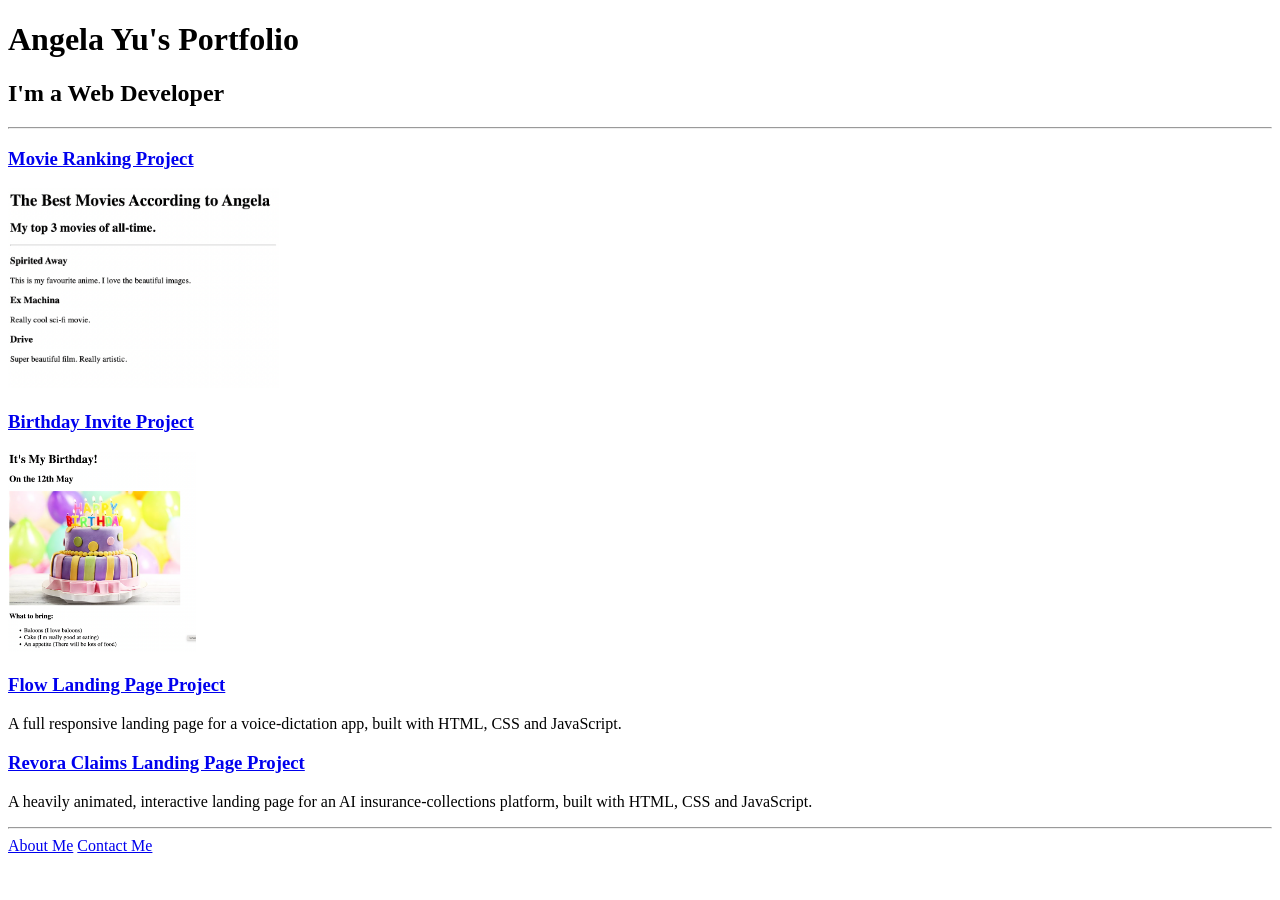
<file: index.html>
<!-- TODO 1: Create the HTML Boilerplate -->

<!-- TODO 2: Add Your previous projects' HTML into the public folder -->

<!-- TODO 3: Take screenshots of your project previews and add the images to the images folder -->

<!-- TODO 4: Add titles/subtitles etc. -->

<!-- TODO 5: Add a link to the project pages -->

<!-- TODO 6: Add images to show the project previews
HINT for TODO 6: You can use the height attribute set to 200 to make the image smaller:
https://developer.mozilla.org/en-US/docs/Web/HTML/Element/img#attr-height -->

<!-- TODO 7: Add the Contact Me and About Me page links -->

<!DOCTYPE html>
<html lang="en">

<head>
  <meta charset="UTF-8">
  <title>Angela's Portfolio</title>
</head>

<body>
  <h1>Angela Yu's Portfolio</h1>
  <h2>I'm a Web Developer</h2>
  <hr />
  <h3><a href="./public/movie-ranking.html">Movie Ranking Project</a></h3>
  <img src="./assets/images/movie-ranking.png" height="200" alt="movie ranking project preview"/>
  <h3><a href="./public/birthday-invite.html">Birthday Invite Project</a></h3>
  <img src="./assets/images/birthday-invite.png" height="200" alt="birthday invite project preview"/>
  <h3><a href="./public/flow.html">Flow Landing Page Project</a></h3>
  <p>A full responsive landing page for a voice-dictation app, built with HTML, CSS and JavaScript.</p>
  <h3><a href="./public/revora.html">Revora Claims Landing Page Project</a></h3>
  <p>A heavily animated, interactive landing page for an AI insurance-collections platform, built with HTML, CSS and JavaScript.</p>
  <hr />
  <a href="./public/about.html">About Me</a>
  <a href="./public/contact.html">Contact Me</a>
</body>

</html>
</file>
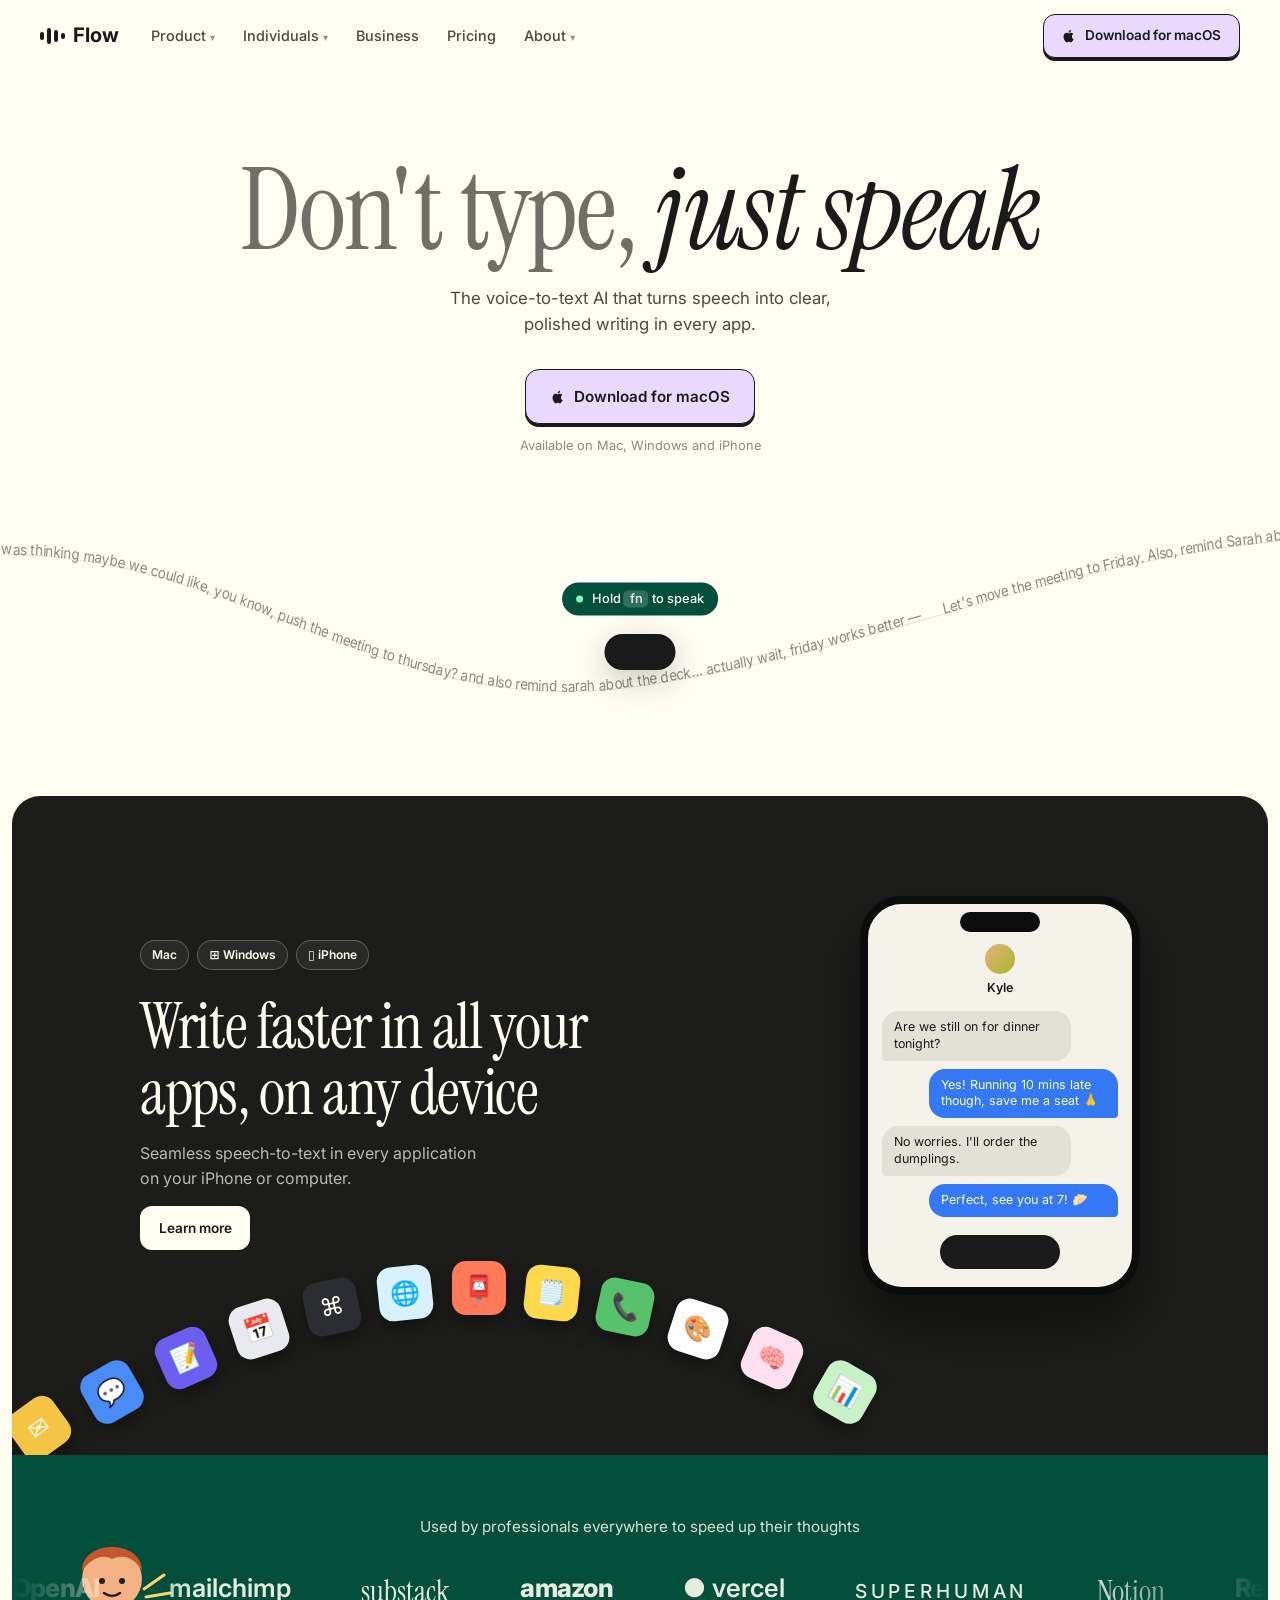
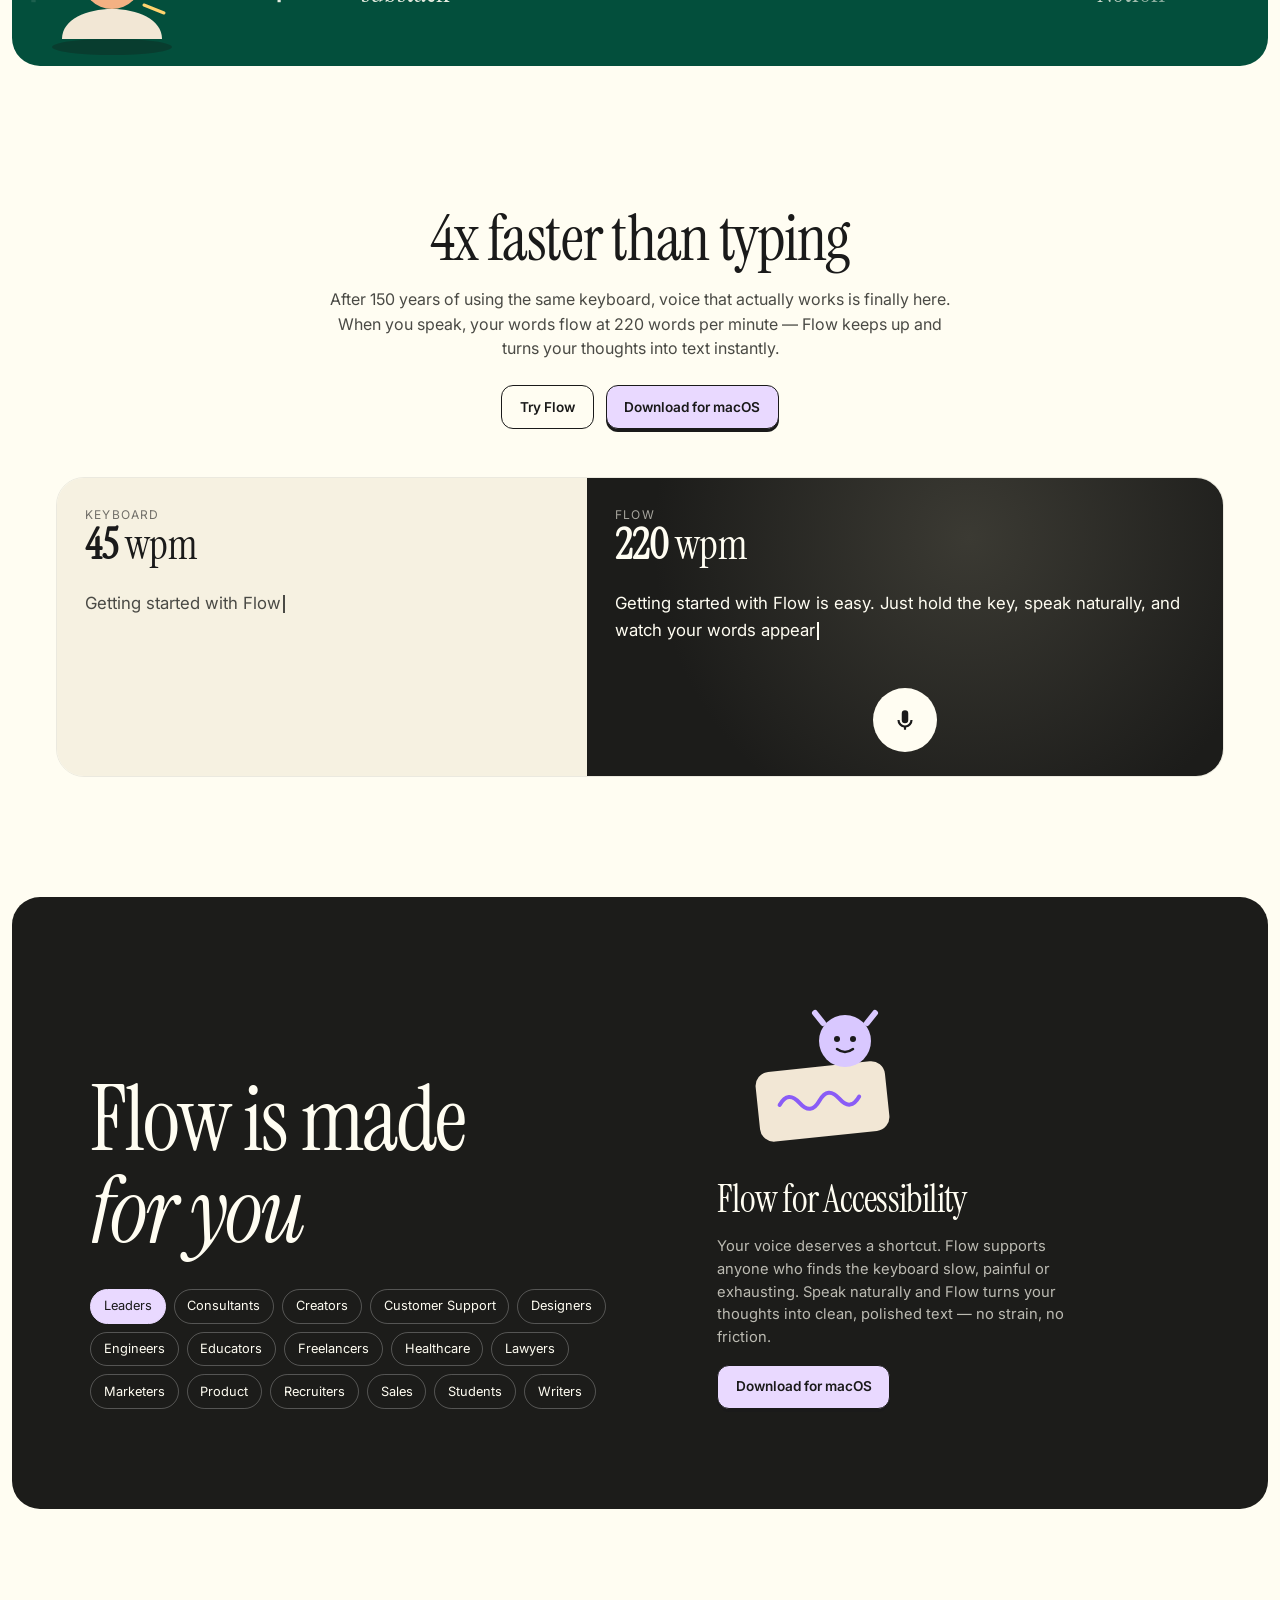
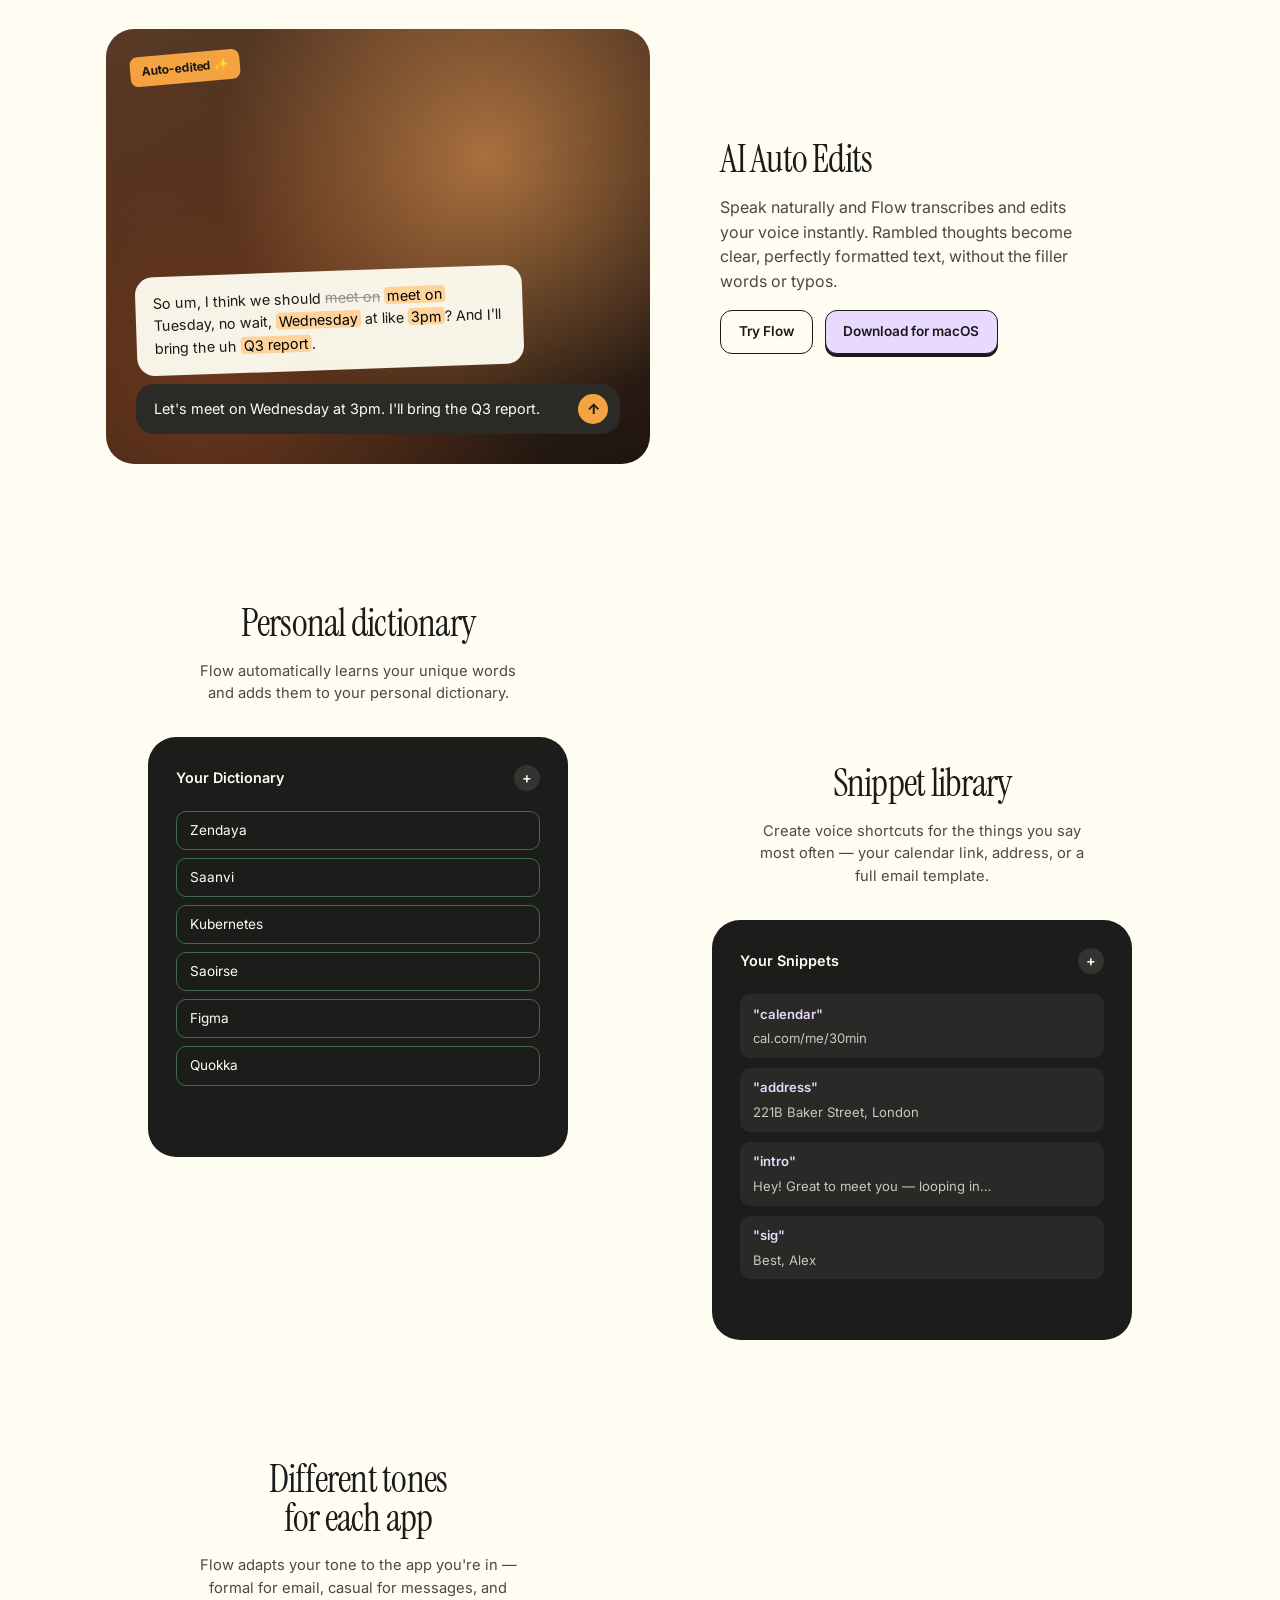
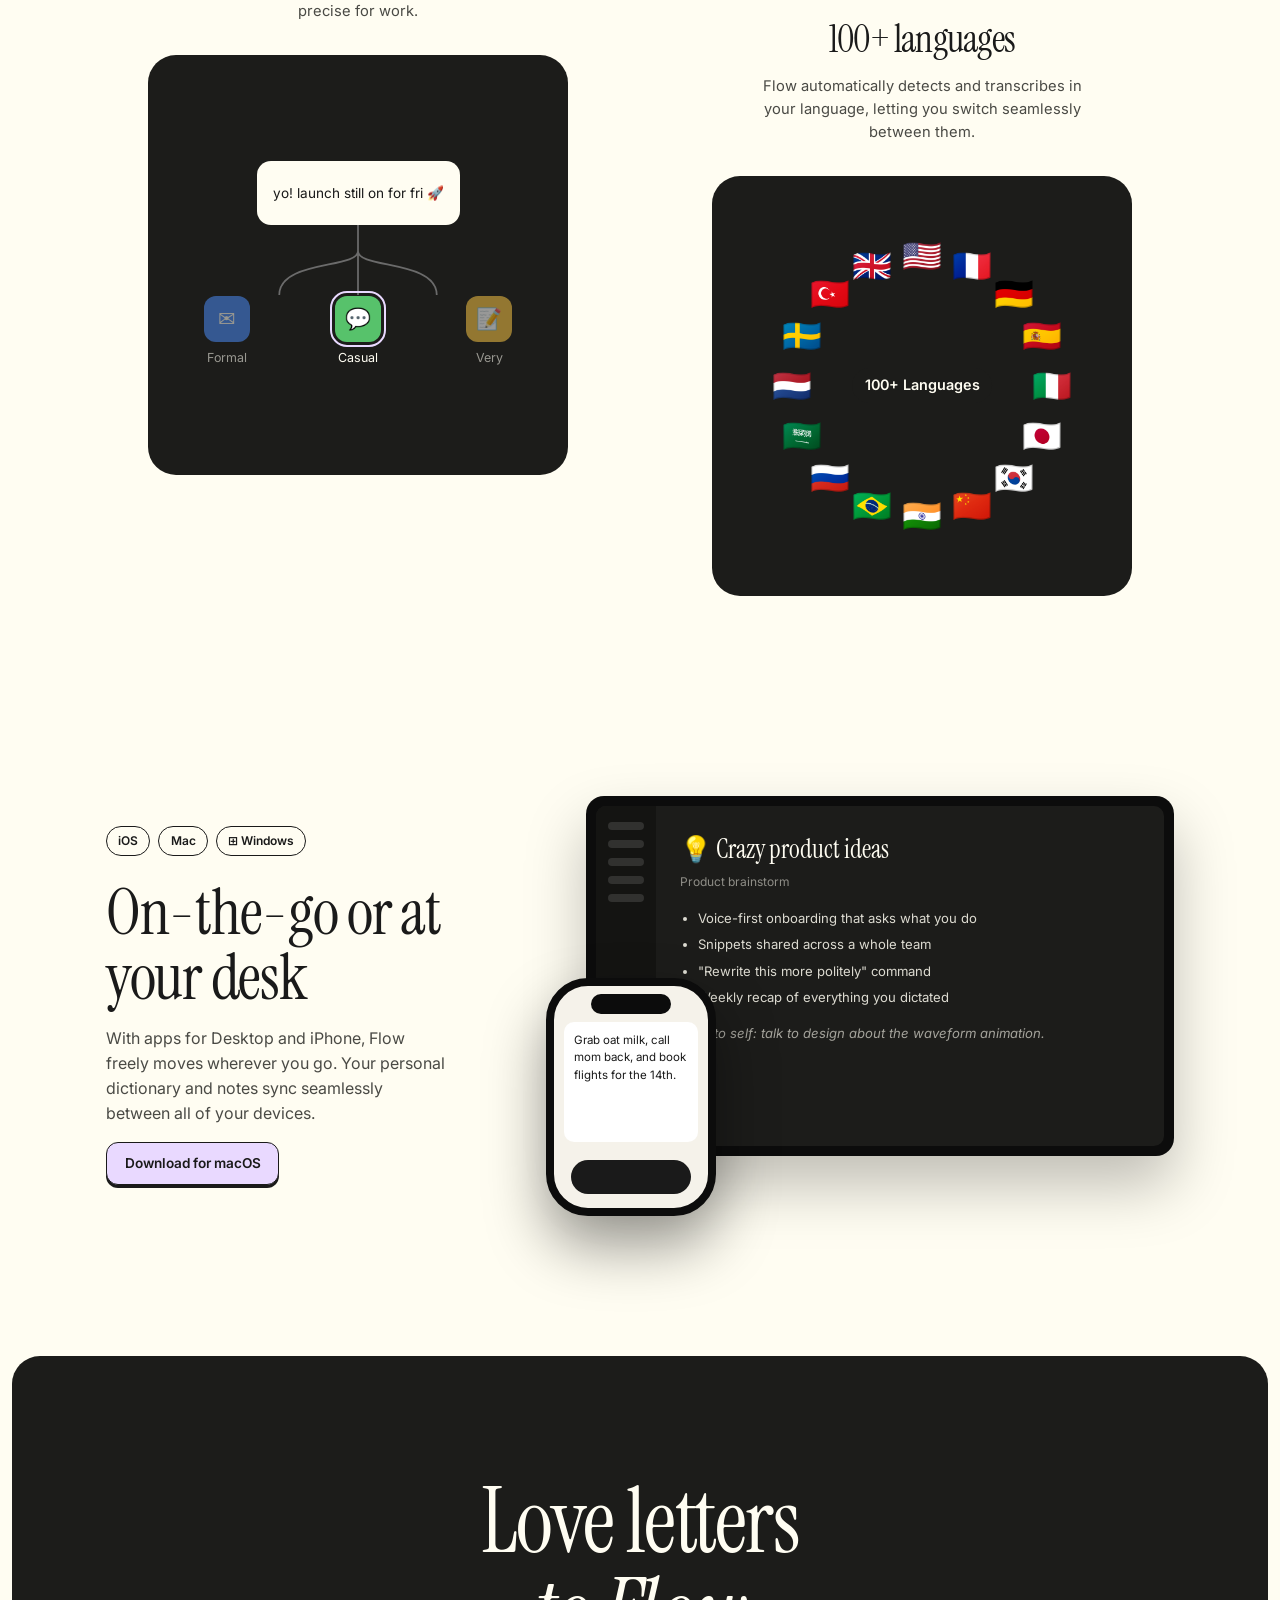
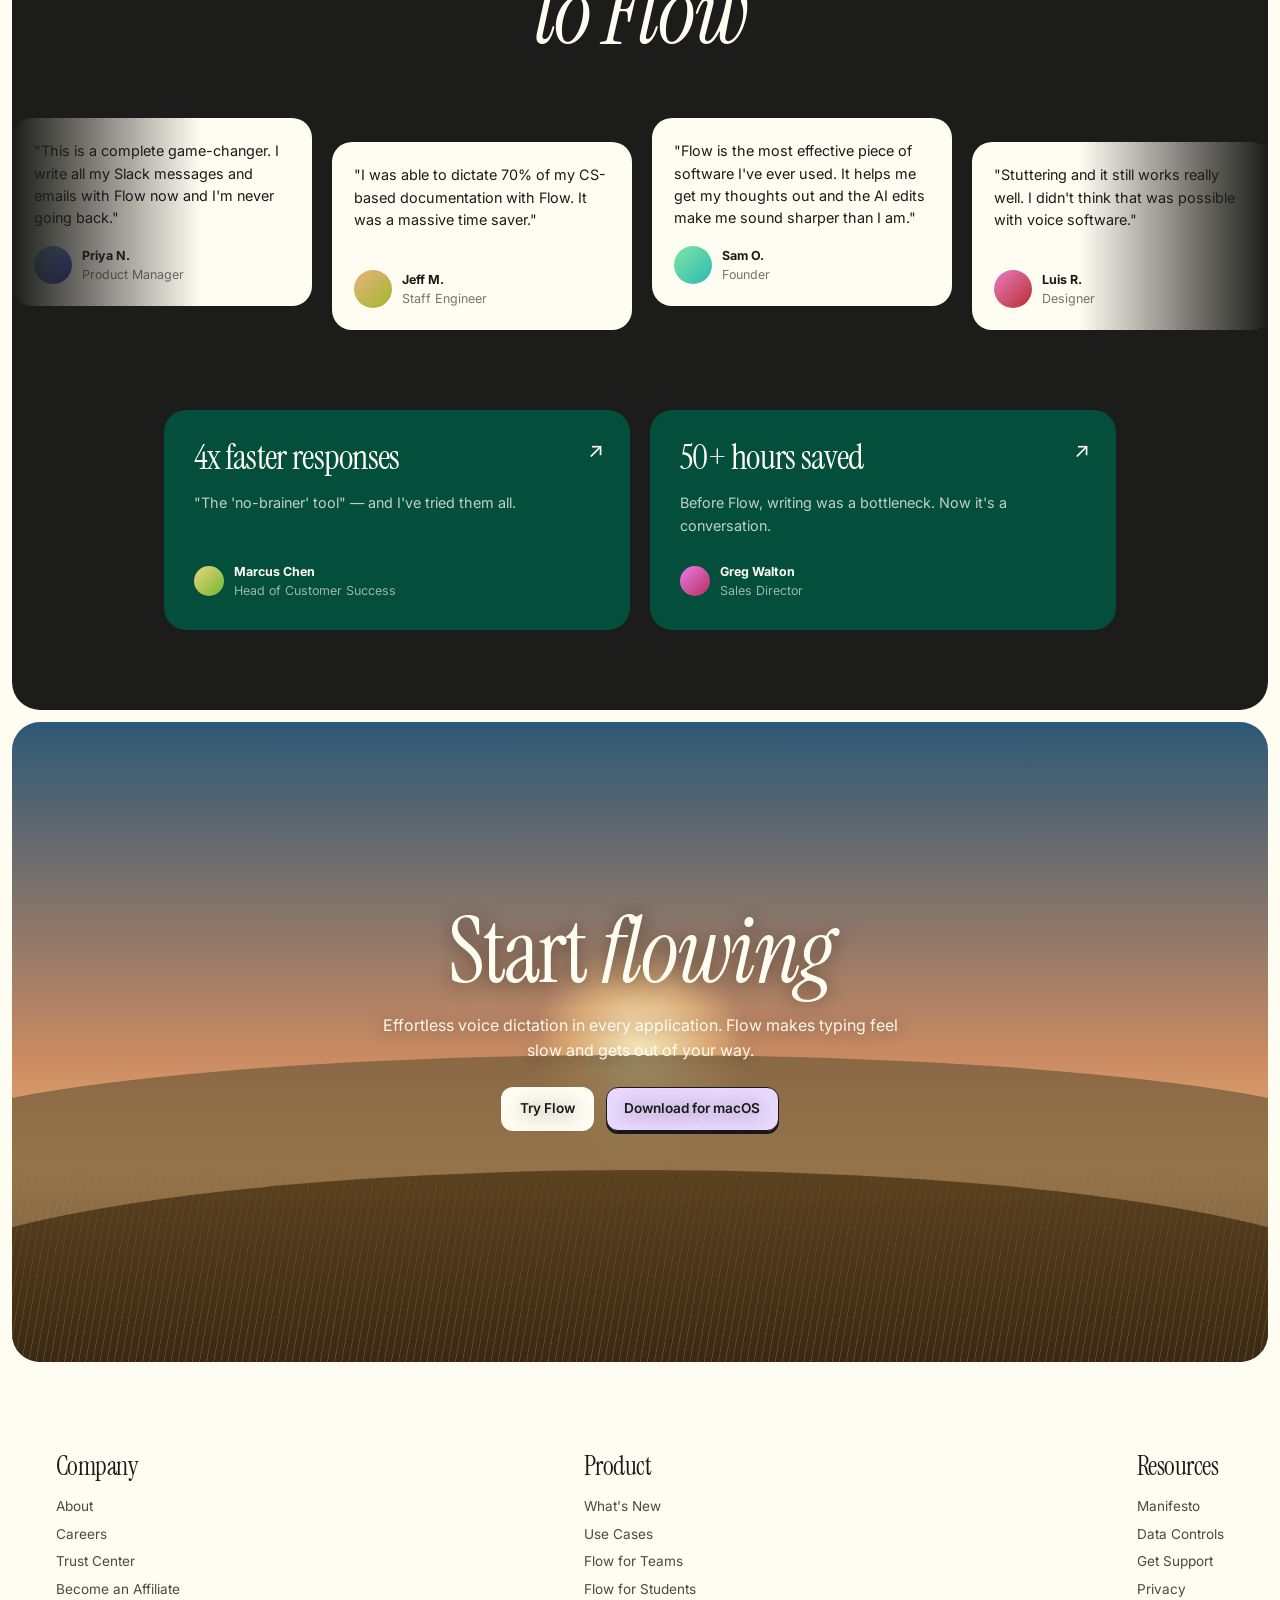
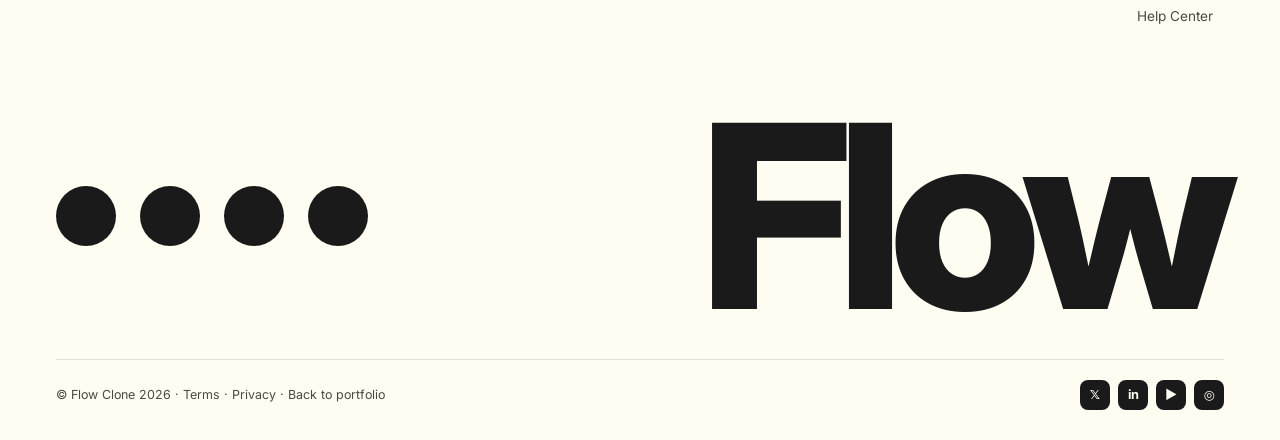
<file: public/flow.html>
<!DOCTYPE html>
<html lang="en">

<head>
  <meta charset="UTF-8">
  <meta name="viewport" content="width=device-width, initial-scale=1.0">
  <title>Flow – Don't type, just speak</title>
  <meta name="description" content="Voice dictation landing page clone – speak naturally and get polished writing in every app.">
  <link rel="preconnect" href="https://fonts.googleapis.com">
  <link rel="preconnect" href="https://fonts.gstatic.com" crossorigin>
  <link href="https://fonts.googleapis.com/css2?family=Instrument+Serif:ital@0;1&family=Inter:wght@400;500;600;700;800&display=swap" rel="stylesheet">
  <link rel="stylesheet" href="./flow.css">
</head>

<body>

  <!-- ============ NAV ============ -->
  <header class="nav" id="nav">
    <div class="nav__inner">
      <a href="#top" class="logo" aria-label="Flow home">
        <span class="logo__mark" aria-hidden="true">
          <i></i><i></i><i></i><i></i>
        </span>
        <span class="logo__text">Flow</span>
      </a>

      <nav class="nav__links" id="navLinks" aria-label="Primary">
        <a href="#features">Product <span class="caret">▾</span></a>
        <a href="#made-for-you">Individuals <span class="caret">▾</span></a>
        <a href="#devices">Business</a>
        <a href="#start">Pricing</a>
        <a href="#footer">About <span class="caret">▾</span></a>
      </nav>

      <a href="#start" class="btn btn--lilac btn--sm nav__cta">
        <svg viewBox="0 0 24 24" class="ico" aria-hidden="true"><path d="M16.4 12.6c0-2.4 2-3.5 2-3.6-1.1-1.6-2.8-1.8-3.4-1.8-1.4-.1-2.8.9-3.5.9s-1.8-.8-3-.8C6.9 7.3 5.4 8.2 4.6 9.6c-1.7 2.9-.4 7.2 1.2 9.6.8 1.2 1.7 2.4 3 2.4 1.2 0 1.6-.8 3-.8s1.8.8 3 .8 2-1.2 2.8-2.3c.9-1.3 1.2-2.6 1.3-2.6-.1 0-2.5-1-2.5-4.1zM14.1 5.5c.6-.8 1.1-1.8 1-2.9-.9 0-2.1.6-2.7 1.4-.6.7-1.1 1.8-1 2.8 1 .1 2.1-.5 2.7-1.3z"/></svg>
        Download for macOS
      </a>

      <button class="nav__burger" id="burger" aria-label="Open menu" aria-expanded="false">
        <span></span><span></span>
      </button>
    </div>
  </header>

  <main id="top">

    <!-- ============ HERO ============ -->
    <section class="hero">
      <h1 class="display hero__title reveal">Don't type, <em>just speak</em></h1>
      <p class="hero__sub reveal">The voice-to-text AI that turns speech into clear, polished writing in every app.</p>
      <div class="hero__actions reveal">
        <a href="#start" class="btn btn--lilac">
          <svg viewBox="0 0 24 24" class="ico" aria-hidden="true"><path d="M16.4 12.6c0-2.4 2-3.5 2-3.6-1.1-1.6-2.8-1.8-3.4-1.8-1.4-.1-2.8.9-3.5.9s-1.8-.8-3-.8C6.9 7.3 5.4 8.2 4.6 9.6c-1.7 2.9-.4 7.2 1.2 9.6.8 1.2 1.7 2.4 3 2.4 1.2 0 1.6-.8 3-.8s1.8.8 3 .8 2-1.2 2.8-2.3c.9-1.3 1.2-2.6 1.3-2.6-.1 0-2.5-1-2.5-4.1zM14.1 5.5c.6-.8 1.1-1.8 1-2.9-.9 0-2.1.6-2.7 1.4-.6.7-1.1 1.8-1 2.8 1 .1 2.1-.5 2.7-1.3z"/></svg>
          Download for macOS
        </a>
        <small>Available on Mac, Windows and iPhone</small>
      </div>

      <div class="hero__wave">
        <svg viewBox="0 0 1440 260" preserveAspectRatio="none" aria-hidden="true">
          <defs>
            <path id="wavePath" d="M-40 60 C 260 40, 420 230, 720 190 S 1180 60, 1500 40" />
          </defs>
          <use href="#wavePath" class="wave__line" />
          <text class="wave__text">
            <textPath href="#wavePath" id="waveText" startOffset="0%">
              umm so I was thinking maybe we could like, you know, push the meeting to thursday? and also remind sarah about the deck… actually wait, friday works better —
              &#160;&#160;&#160;&#160;
              Let's move the meeting to Friday. Also, remind Sarah about the deck.
              &#160;&#160;&#160;&#160;
              umm so I was thinking maybe we could like, you know, push the meeting to thursday? and also remind sarah about the deck…
            </textPath>
          </text>
        </svg>
        <div class="hero__pill">
          <span class="pill-dot"></span>
          <span>Hold <kbd>fn</kbd> to speak</span>
        </div>
        <div class="hero__mic" aria-hidden="true">
          <span></span><span></span><span></span><span></span><span></span><span></span><span></span>
        </div>
      </div>
    </section>

    <!-- ============ ANY APP / DEVICE ============ -->
    <section class="dark-card apps" id="devices">
      <div class="apps__grid">
        <div class="apps__copy reveal">
          <div class="tags">
            <span class="tag tag--dark"> Mac</span>
            <span class="tag tag--dark">⊞ Windows</span>
            <span class="tag tag--dark">▯ iPhone</span>
          </div>
          <h2 class="display h2 light">Write faster in all your apps, on any device</h2>
          <p class="muted-light">Seamless speech-to-text in every application on your iPhone or computer.</p>
          <a href="#start" class="btn btn--cream btn--sm">Learn more</a>
        </div>

        <div class="phone reveal">
          <div class="phone__notch"></div>
          <div class="phone__head">
            <div class="avatar avatar--sm" style="--h:28"></div>
            <span>Kyle</span>
          </div>
          <div class="bubble bubble--in">Are we still on for dinner tonight?</div>
          <div class="bubble bubble--out">Yes! Running 10 mins late though, save me a seat 🙏</div>
          <div class="bubble bubble--in">No worries. I'll order the dumplings.</div>
          <div class="bubble bubble--out typing" id="phoneTyping"></div>
          <div class="phone__wave">
            <span></span><span></span><span></span><span></span><span></span><span></span><span></span><span></span><span></span>
          </div>
        </div>
      </div>

      <div class="app-orbit" aria-hidden="true">
        <span style="--i:0;--c:#f6c445">✉️</span>
        <span style="--i:1;--c:#4b8bf5">💬</span>
        <span style="--i:2;--c:#6e5ef0">📝</span>
        <span style="--i:3;--c:#e8eaf0">📅</span>
        <span style="--i:4;--c:#2b2d33">⌘</span>
        <span style="--i:5;--c:#d8f1ff">🌐</span>
        <span style="--i:6;--c:#ff7a59">📮</span>
        <span style="--i:7;--c:#ffd84d">🗒️</span>
        <span style="--i:8;--c:#57c26b">📞</span>
        <span style="--i:9;--c:#ffffff">🎨</span>
        <span style="--i:10;--c:#ffe0f0">🧠</span>
        <span style="--i:11;--c:#c9f2c7">📊</span>
      </div>
    </section>

    <!-- ============ TRUSTED BY ============ -->
    <section class="trusted">
      <div class="trusted__mascot" aria-hidden="true">
        <svg viewBox="0 0 160 140">
          <ellipse cx="80" cy="128" rx="60" ry="8" fill="#0f2d22" opacity=".5"/>
          <path d="M30 120 C 30 80, 130 80, 130 120 Z" fill="#f2e7d5"/>
          <circle cx="80" cy="60" r="30" fill="#f4b183"/>
          <path d="M50 52 C 50 20, 110 20, 110 52 C 104 40, 92 34, 80 40 C 70 34, 58 40, 50 52 Z" fill="#c4572b"/>
          <circle cx="70" cy="62" r="3" fill="#1b1b1b"/>
          <circle cx="90" cy="62" r="3" fill="#1b1b1b"/>
          <path d="M72 74 Q 80 80 88 74" stroke="#1b1b1b" stroke-width="2.5" fill="none" stroke-linecap="round"/>
          <path d="M112 70 l 20 -14 M114 78 l 24 -4 M112 86 l 20 8" stroke="#ffd36e" stroke-width="3" stroke-linecap="round"/>
        </svg>
      </div>
      <p class="trusted__title">Used by professionals everywhere to speed up their thoughts</p>
      <div class="marquee">
        <div class="marquee__track">
          <span class="brand brand--bold">OpenAI</span>
          <span class="brand brand--lower">mailchimp</span>
          <span class="brand brand--serif">substack</span>
          <span class="brand brand--bold">amazon</span>
          <span class="brand brand--lower">● vercel</span>
          <span class="brand brand--caps">SUPERHUMAN</span>
          <span class="brand brand--serif">Notion</span>
          <span class="brand brand--bold">Replit</span>
          <!-- duplicated for seamless loop -->
          <span class="brand brand--bold" aria-hidden="true">OpenAI</span>
          <span class="brand brand--lower" aria-hidden="true">mailchimp</span>
          <span class="brand brand--serif" aria-hidden="true">substack</span>
          <span class="brand brand--bold" aria-hidden="true">amazon</span>
          <span class="brand brand--lower" aria-hidden="true">● vercel</span>
          <span class="brand brand--caps" aria-hidden="true">SUPERHUMAN</span>
          <span class="brand brand--serif" aria-hidden="true">Notion</span>
          <span class="brand brand--bold" aria-hidden="true">Replit</span>
        </div>
      </div>
    </section>

    <!-- ============ 4X FASTER ============ -->
    <section class="faster">
      <h2 class="display h2 center reveal">4x faster than typing</h2>
      <p class="center narrow reveal">After 150 years of using the same keyboard, voice that actually works is finally here. When you speak, your words flow at 220 words per minute — Flow keeps up and turns your thoughts into text instantly.</p>
      <div class="center-actions reveal">
        <a href="#start" class="btn btn--outline btn--sm">Try Flow</a>
        <a href="#start" class="btn btn--lilac btn--sm">Download for macOS</a>
      </div>

      <div class="compare reveal">
        <div class="compare__side compare__side--key">
          <span class="compare__label">Keyboard</span>
          <span class="compare__wpm"><b id="keyWpm">45</b> wpm</span>
          <div class="compare__text compare__text--slow">
            <span id="keyText"></span><i class="caret-blink"></i>
          </div>
        </div>
        <div class="compare__side compare__side--flow">
          <span class="compare__label">Flow</span>
          <span class="compare__wpm"><b id="flowWpm">220</b> wpm</span>
          <div class="compare__text compare__text--fast">
            <span id="flowText"></span><i class="caret-blink"></i>
          </div>
          <button class="mic-btn" id="micBtn" aria-label="Replay demo">
            <svg viewBox="0 0 24 24" aria-hidden="true"><path d="M12 15a3 3 0 0 0 3-3V6a3 3 0 0 0-6 0v6a3 3 0 0 0 3 3zm5-3a5 5 0 0 1-10 0H5a7 7 0 0 0 6 6.9V21h2v-2.1A7 7 0 0 0 19 12h-2z"/></svg>
          </button>
        </div>
      </div>
    </section>

    <!-- ============ MADE FOR YOU ============ -->
    <section class="dark-card made" id="made-for-you">
      <div class="made__grid">
        <div class="reveal">
          <h2 class="display h1 light">Flow is made <br><em>for you</em></h2>
          <div class="chips" id="roleChips">
            <button class="chip is-active">Leaders</button>
            <button class="chip">Consultants</button>
            <button class="chip">Creators</button>
            <button class="chip">Customer Support</button>
            <button class="chip">Designers</button>
            <button class="chip">Engineers</button>
            <button class="chip">Educators</button>
            <button class="chip">Freelancers</button>
            <button class="chip">Healthcare</button>
            <button class="chip">Lawyers</button>
            <button class="chip">Marketers</button>
            <button class="chip">Product</button>
            <button class="chip">Recruiters</button>
            <button class="chip">Sales</button>
            <button class="chip">Students</button>
            <button class="chip">Writers</button>
          </div>
        </div>

        <div class="made__access reveal">
          <div class="mascot-card" aria-hidden="true">
            <svg viewBox="0 0 200 160">
              <rect x="40" y="70" width="130" height="70" rx="14" fill="#f2e7d5" transform="rotate(-6 100 100)"/>
              <path d="M62 104 q 10 -14 20 0 t 20 0 t 20 0 t 20 0" stroke="#8a5cf6" stroke-width="4" fill="none" stroke-linecap="round" transform="rotate(-6 100 100)"/>
              <circle cx="128" cy="44" r="26" fill="#d9c8ff"/>
              <circle cx="120" cy="42" r="3" fill="#1b1b1b"/>
              <circle cx="136" cy="42" r="3" fill="#1b1b1b"/>
              <path d="M120 52 Q128 58 136 52" stroke="#1b1b1b" stroke-width="2.5" fill="none" stroke-linecap="round"/>
              <path d="M106 26 l -8 -10 M150 26 l 8 -10" stroke="#d9c8ff" stroke-width="6" stroke-linecap="round"/>
            </svg>
          </div>
          <h3 class="display h3 light">Flow for Accessibility</h3>
          <p class="muted-light" id="roleCopy">Your voice deserves a shortcut. Flow supports anyone who finds the keyboard slow, painful or exhausting. Speak naturally and Flow turns your thoughts into clean, polished text — no strain, no friction.</p>
          <a href="#start" class="btn btn--lilac btn--sm">Download for macOS</a>
        </div>
      </div>
    </section>

    <!-- ============ FEATURES ============ -->
    <section class="features" id="features">

      <!-- AI Auto Edits -->
      <div class="feature">
        <div class="feature__media reveal">
          <div class="photo-card photo-card--warm">
            <div class="sticker">Auto-edited ✨</div>
            <div class="edit-bubble">
              <p>So um, I think we should <s>meet on</s> <mark>meet on</mark> Tuesday, no wait, <mark>Wednesday</mark> at like <mark>3pm</mark>? And I'll bring the uh <mark>Q3 report</mark>.</p>
            </div>
            <div class="edit-result">
              <p>Let's meet on Wednesday at 3pm. I'll bring the Q3 report.</p>
              <span class="send">↑</span>
            </div>
          </div>
        </div>
        <div class="feature__copy reveal">
          <h3 class="display h3">AI Auto Edits</h3>
          <p>Speak naturally and Flow transcribes and edits your voice instantly. Rambled thoughts become clear, perfectly formatted text, without the filler words or typos.</p>
          <div class="row-actions">
            <a href="#start" class="btn btn--outline btn--sm">Try Flow</a>
            <a href="#start" class="btn btn--lilac btn--sm">Download for macOS</a>
          </div>
        </div>
      </div>

      <!-- Dictionary + Snippets -->
      <div class="feature-pair">
        <div class="mini reveal">
          <h3 class="display h3 center">Personal dictionary</h3>
          <p class="center">Flow automatically learns your unique words and adds them to your personal dictionary.</p>
          <div class="ui-card">
            <div class="ui-card__head">Your Dictionary <span class="plus">+</span></div>
            <ul class="dict" id="dictList">
              <li>Saanvi</li>
              <li>Kubernetes</li>
              <li>Saoirse</li>
              <li>Figma</li>
              <li>Quokka</li>
              <li>Anthropic</li>
            </ul>
          </div>
        </div>

        <div class="mini mini--offset reveal">
          <h3 class="display h3 center">Snippet library</h3>
          <p class="center">Create voice shortcuts for the things you say most often — your calendar link, address, or a full email template.</p>
          <div class="ui-card">
            <div class="ui-card__head">Your Snippets <span class="plus">+</span></div>
            <div class="snip">
              <div class="snip__row"><span class="snip__key">"calendar"</span><span class="snip__val">cal.com/me/30min</span></div>
              <div class="snip__row"><span class="snip__key">"address"</span><span class="snip__val">221B Baker Street, London</span></div>
              <div class="snip__row"><span class="snip__key">"intro"</span><span class="snip__val">Hey! Great to meet you — looping in…</span></div>
              <div class="snip__row"><span class="snip__key">"sig"</span><span class="snip__val">Best, Alex</span></div>
            </div>
          </div>
        </div>
      </div>

      <!-- Tones + Languages -->
      <div class="feature-pair">
        <div class="mini reveal">
          <h3 class="display h3 center">Different tones <br>for each app</h3>
          <p class="center">Flow adapts your tone to the app you're in — formal for email, casual for messages, and precise for work.</p>
          <div class="ui-card ui-card--dark tones">
            <div class="tones__bubble" id="toneOut">Hey team, quick update: launch is on track for Friday.</div>
            <svg class="tones__lines" viewBox="0 0 300 80" aria-hidden="true">
              <path d="M150 0 V30 M150 30 C150 50, 60 40, 60 80 M150 30 V80 M150 30 C150 50, 240 40, 240 80" stroke="#6b6b6b" stroke-width="2" fill="none"/>
            </svg>
            <div class="tones__apps">
              <button class="tone is-active" data-tone="Hey team, quick update: launch is on track for Friday."><span class="app-ico" style="background:#4b8bf5">✉️</span>Formal</button>
              <button class="tone" data-tone="yo! launch still on for fri 🚀"><span class="app-ico" style="background:#57c26b">💬</span>Casual</button>
              <button class="tone" data-tone="Launch: on track. Target: Friday. Blockers: none."><span class="app-ico" style="background:#f6c445">📝</span>Very</button>
            </div>
          </div>
        </div>

        <div class="mini mini--offset reveal">
          <h3 class="display h3 center">100+ languages</h3>
          <p class="center">Flow automatically detects and transcribes in your language, letting you switch seamlessly between them.</p>
          <div class="ui-card ui-card--dark langs">
            <div class="langs__ring" id="langRing"></div>
            <span class="langs__label">100+ Languages</span>
          </div>
        </div>
      </div>
    </section>

    <!-- ============ ON THE GO ============ -->
    <section class="go">
      <div class="go__copy reveal">
        <div class="tags">
          <span class="tag"> iOS</span>
          <span class="tag"> Mac</span>
          <span class="tag">⊞ Windows</span>
        </div>
        <h2 class="display h2">On-the-go or at <br>your desk</h2>
        <p>With apps for Desktop and iPhone, Flow freely moves wherever you go. Your personal dictionary and notes sync seamlessly between all of your devices.</p>
        <a href="#start" class="btn btn--lilac btn--sm">Download for macOS</a>
      </div>

      <div class="go__devices reveal">
        <div class="laptop">
          <div class="laptop__screen">
            <aside class="laptop__side">
              <i></i><i></i><i></i><i></i><i></i>
            </aside>
            <div class="laptop__doc">
              <h4>💡 Crazy product ideas</h4>
              <p class="doc-sub">Product brainstorm</p>
              <ul>
                <li>Voice-first onboarding that asks what you do</li>
                <li>Snippets shared across a whole team</li>
                <li>"Rewrite this more politely" command</li>
                <li>Weekly recap of everything you dictated</li>
              </ul>
              <p class="doc-note">Note to self: talk to design about the waveform animation.</p>
            </div>
          </div>
        </div>
        <div class="phone phone--small">
          <div class="phone__notch"></div>
          <p class="phone__note">Grab oat milk, call mom back, and book flights for the 14th.</p>
          <div class="phone__wave">
            <span></span><span></span><span></span><span></span><span></span><span></span><span></span>
          </div>
        </div>
      </div>
    </section>

    <!-- ============ TESTIMONIALS ============ -->
    <section class="dark-card love">
      <h2 class="display h1 light center reveal">Love letters <br><em>to Flow</em></h2>

      <div class="marquee marquee--cards">
        <div class="marquee__track marquee__track--slow" id="loveTrack">
          <article class="t-card">
            <p>"This is a complete game-changer. I write all my Slack messages and emails with Flow now and I'm never going back."</p>
            <footer><div class="avatar" style="--h:200"></div><div><b>Priya N.</b><span>Product Manager</span></div></footer>
          </article>
          <article class="t-card">
            <p>"I was able to dictate 70% of my CS-based documentation with Flow. It was a massive time saver."</p>
            <footer><div class="avatar" style="--h:30"></div><div><b>Jeff M.</b><span>Staff Engineer</span></div></footer>
          </article>
          <article class="t-card">
            <p>"Flow is the most effective piece of software I've ever used. It helps me get my thoughts out and the AI edits make me sound sharper than I am."</p>
            <footer><div class="avatar" style="--h:140"></div><div><b>Sam O.</b><span>Founder</span></div></footer>
          </article>
          <article class="t-card">
            <p>"Stuttering and it still works really well. I didn't think that was possible with voice software."</p>
            <footer><div class="avatar" style="--h:320"></div><div><b>Luis R.</b><span>Designer</span></div></footer>
          </article>
          <article class="t-card">
            <p>"My wrists thank me every day. I can work full days again without the pain."</p>
            <footer><div class="avatar" style="--h:260"></div><div><b>Hana K.</b><span>Writer</span></div></footer>
          </article>
        </div>
      </div>

      <div class="stats">
        <a class="stat reveal" href="#start">
          <h3 class="display">4x faster responses</h3>
          <p>"The 'no-brainer' tool" — and I've tried them all.</p>
          <footer><div class="avatar avatar--sm" style="--h:50"></div><div><b>Marcus Chen</b><span>Head of Customer Success</span></div></footer>
          <span class="stat__arrow">↗</span>
        </a>
        <a class="stat reveal" href="#start">
          <h3 class="display">50+ hours saved</h3>
          <p>Before Flow, writing was a bottleneck. Now it's a conversation.</p>
          <footer><div class="avatar avatar--sm" style="--h:300"></div><div><b>Greg Walton</b><span>Sales Director</span></div></footer>
          <span class="stat__arrow">↗</span>
        </a>
      </div>
    </section>

    <!-- ============ START FLOWING ============ -->
    <section class="start" id="start">
      <div class="start__sky" aria-hidden="true">
        <div class="sun"></div>
        <div class="hills hills--back"></div>
        <div class="hills hills--front"></div>
        <div class="grass"></div>
      </div>
      <div class="start__content reveal">
        <h2 class="display h1 light">Start <em>flowing</em></h2>
        <p>Effortless voice dictation in every application. Flow makes typing feel slow and gets out of your way.</p>
        <div class="center-actions">
          <a href="#top" class="btn btn--cream btn--sm">Try Flow</a>
          <a href="#top" class="btn btn--lilac btn--sm">Download for macOS</a>
        </div>
      </div>
    </section>
  </main>

  <!-- ============ FOOTER ============ -->
  <footer class="footer" id="footer">
    <div class="footer__cols">
      <div>
        <h5 class="display">Company</h5>
        <a href="#">About</a>
        <a href="#">Careers</a>
        <a href="#">Trust Center</a>
        <a href="#">Become an Affiliate</a>
      </div>
      <div>
        <h5 class="display">Product</h5>
        <a href="#">What's New</a>
        <a href="#">Use Cases</a>
        <a href="#">Flow for Teams</a>
        <a href="#">Flow for Students</a>
      </div>
      <div>
        <h5 class="display">Resources</h5>
        <a href="#">Manifesto</a>
        <a href="#">Data Controls</a>
        <a href="#">Get Support</a>
        <a href="#">Privacy</a>
        <a href="#">Help Center</a>
      </div>
    </div>

    <div class="footer__brand" aria-hidden="true">
      <span class="footer__dots"><i></i><i></i><i></i><i></i></span>
      <span class="footer__word">Flow</span>
    </div>

    <div class="footer__bar">
      <span>© Flow Clone <span id="year"></span> · <a href="#">Terms</a> · <a href="#">Privacy</a> · <a href="../index.html">Back to portfolio</a></span>
      <span class="socials">
        <a href="#" aria-label="X">𝕏</a>
        <a href="#" aria-label="LinkedIn">in</a>
        <a href="#" aria-label="YouTube">▶</a>
        <a href="#" aria-label="Instagram">◎</a>
      </span>
    </div>
  </footer>

  <script src="./flow.js"></script>
</body>

</html>
</file>
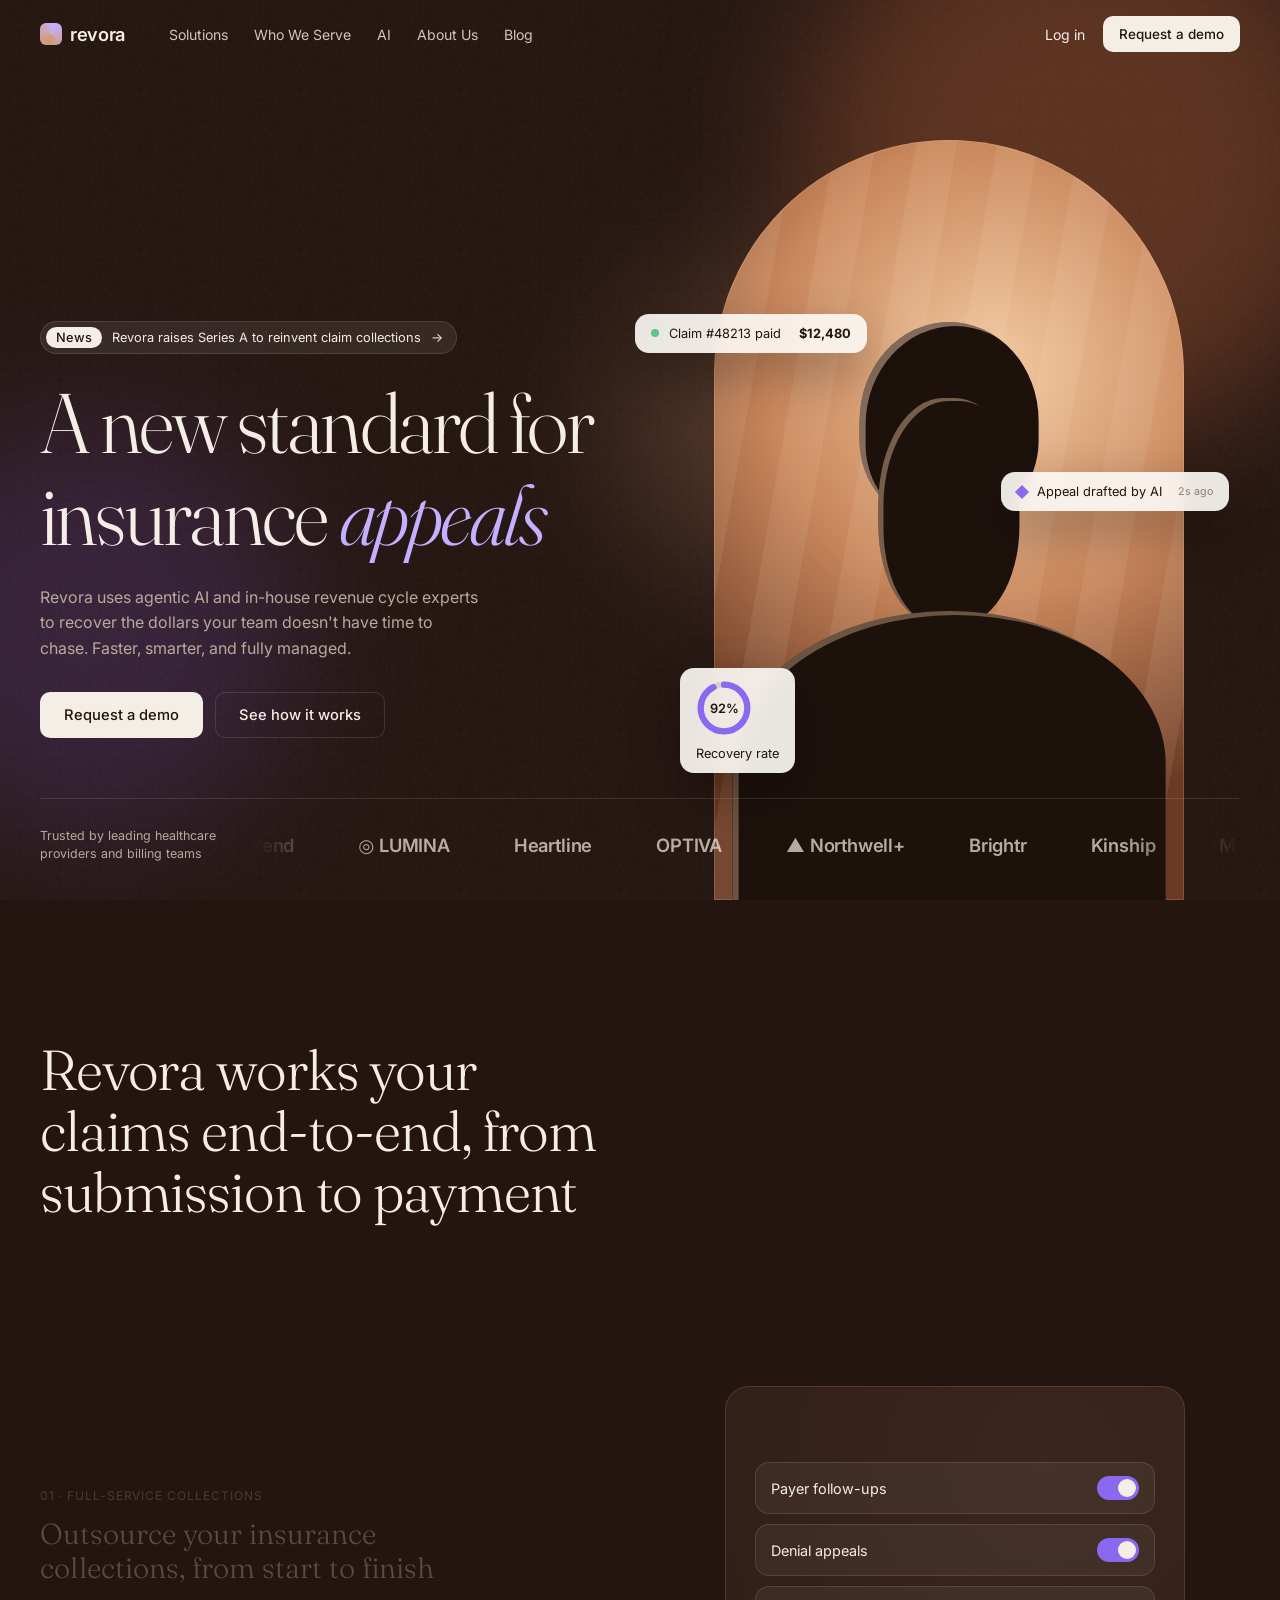
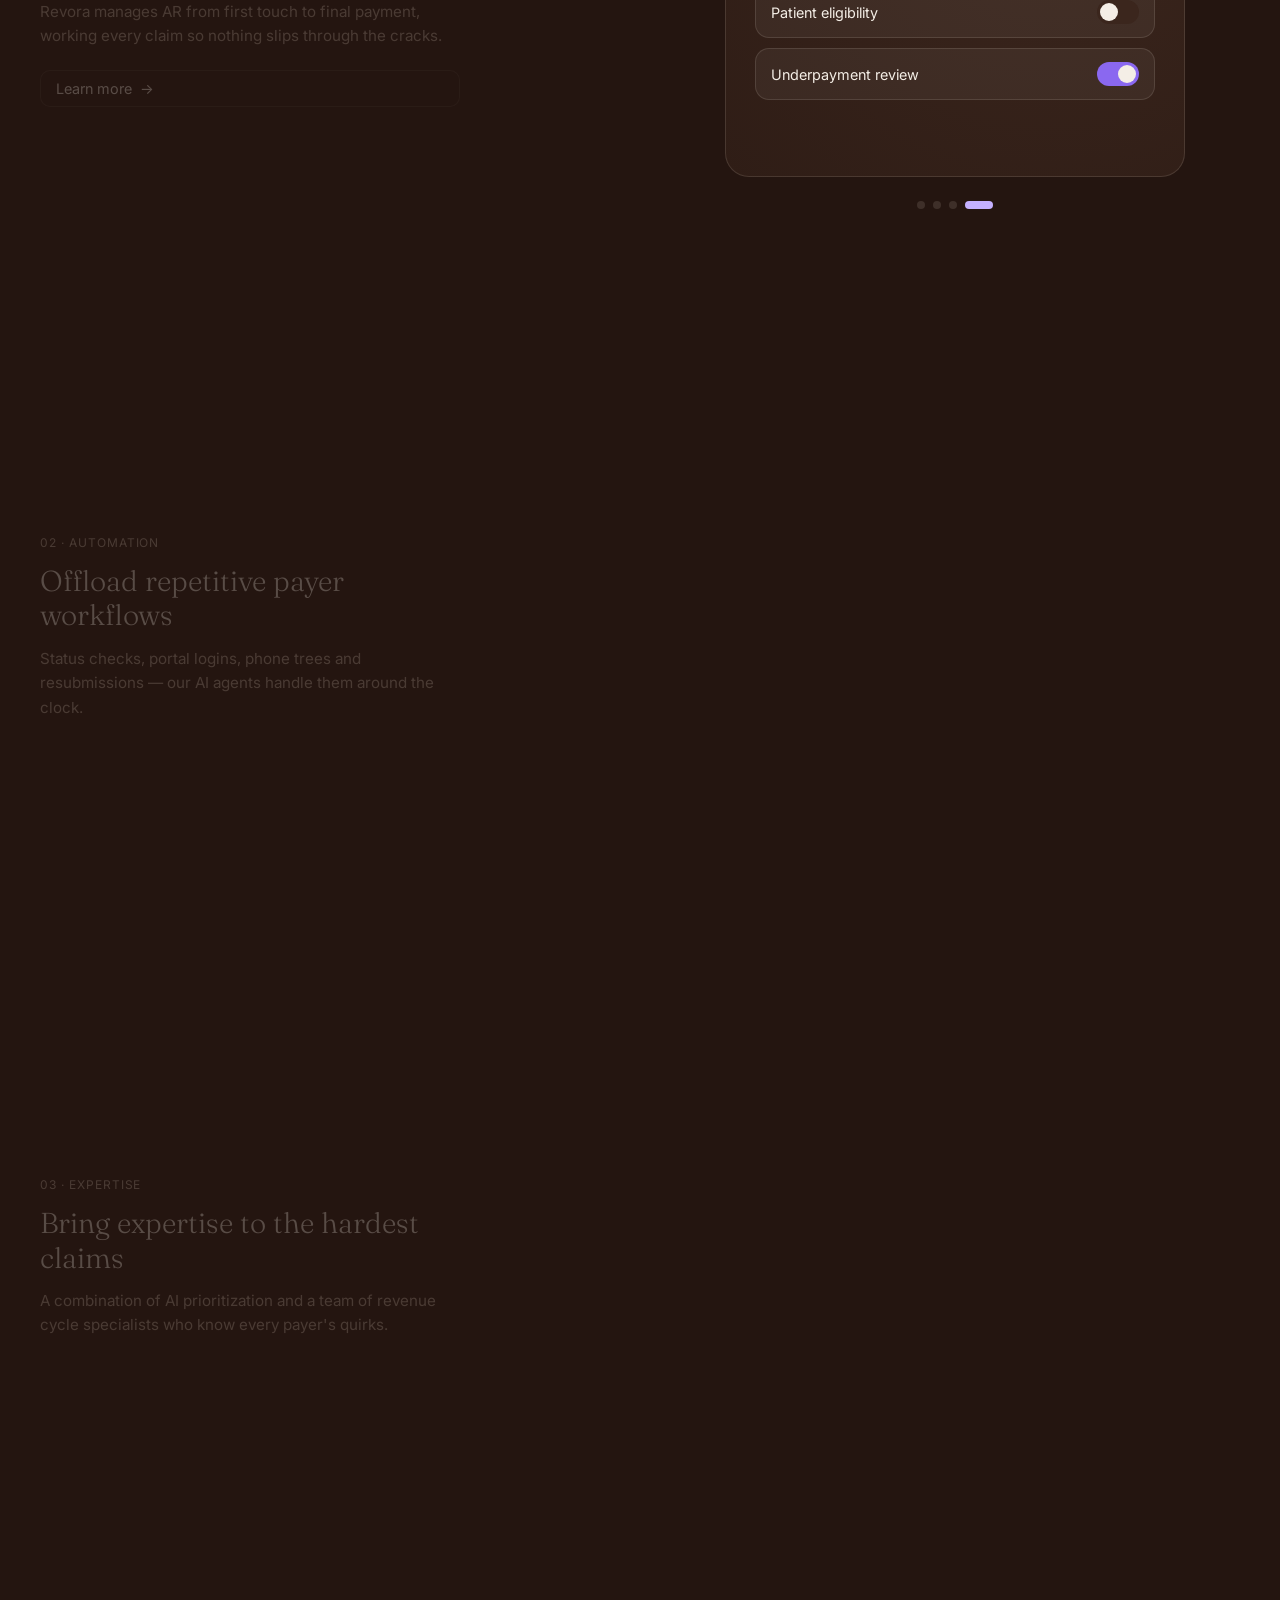
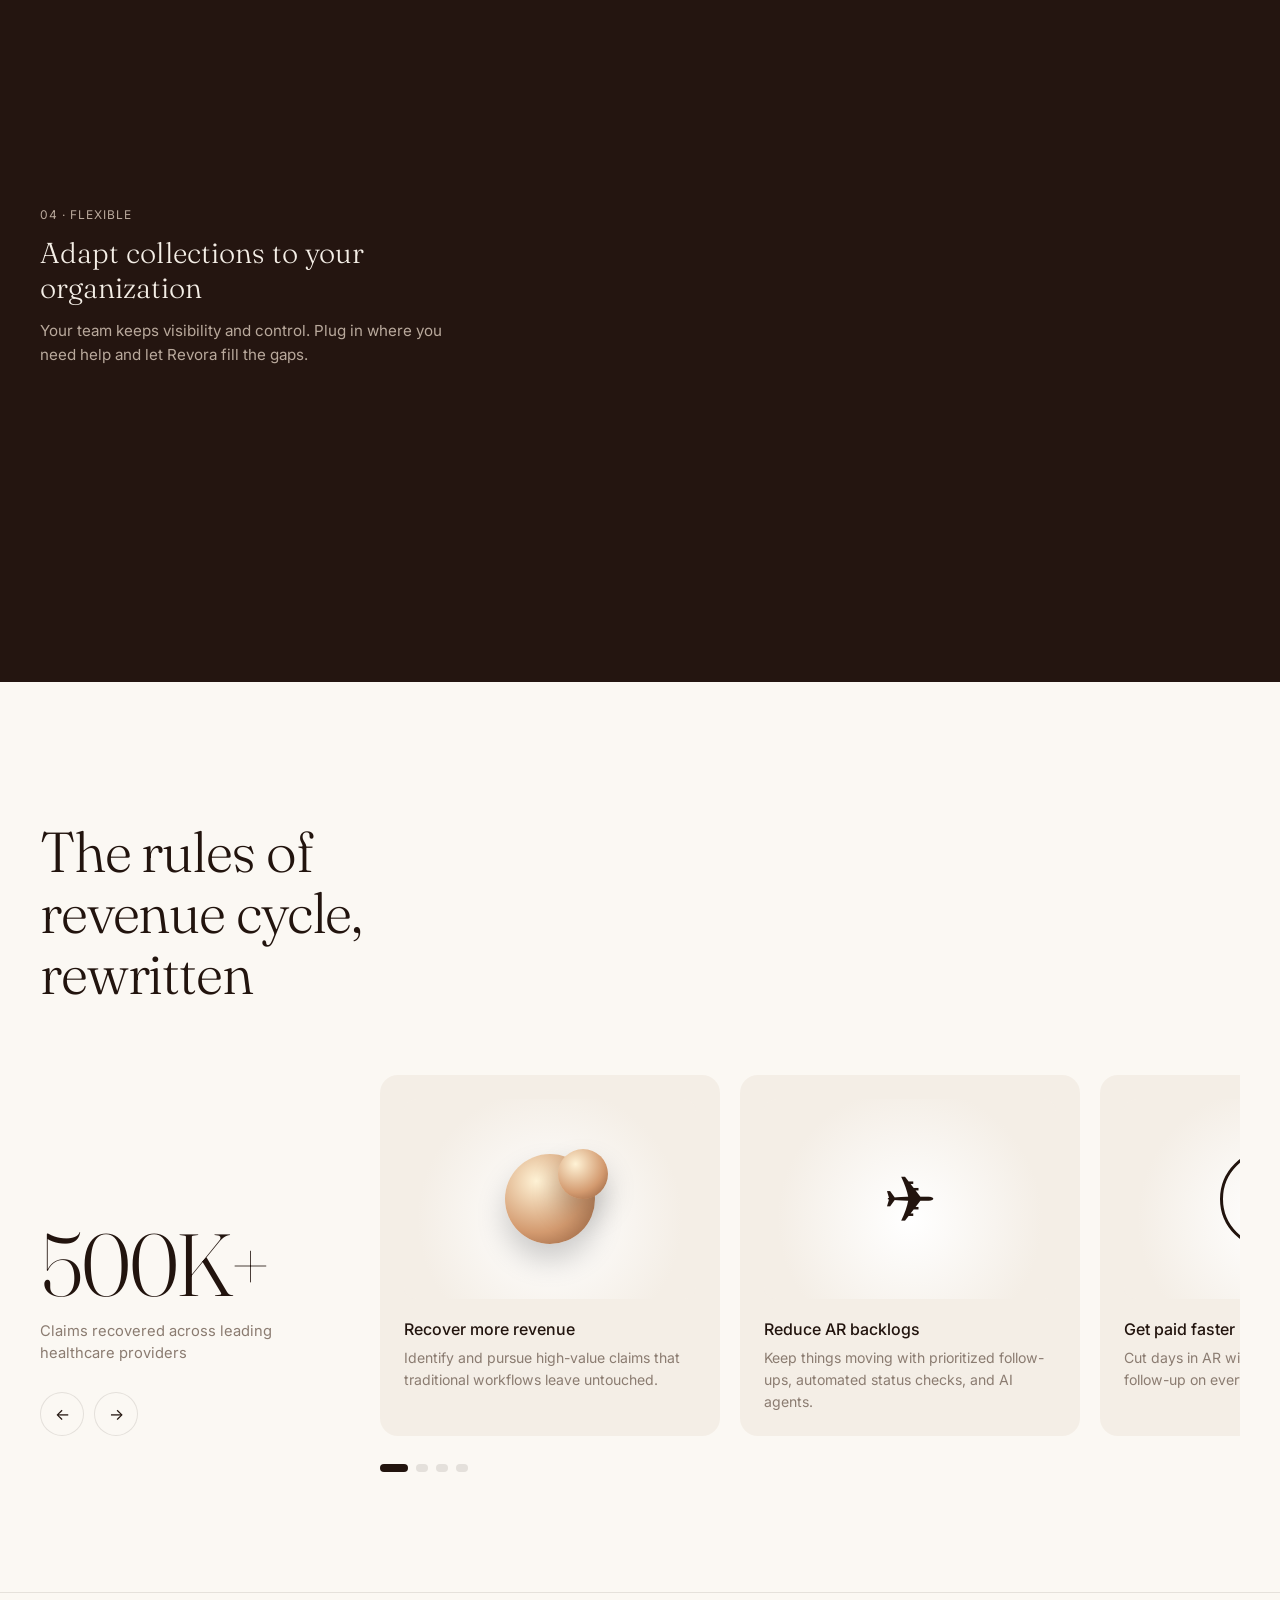
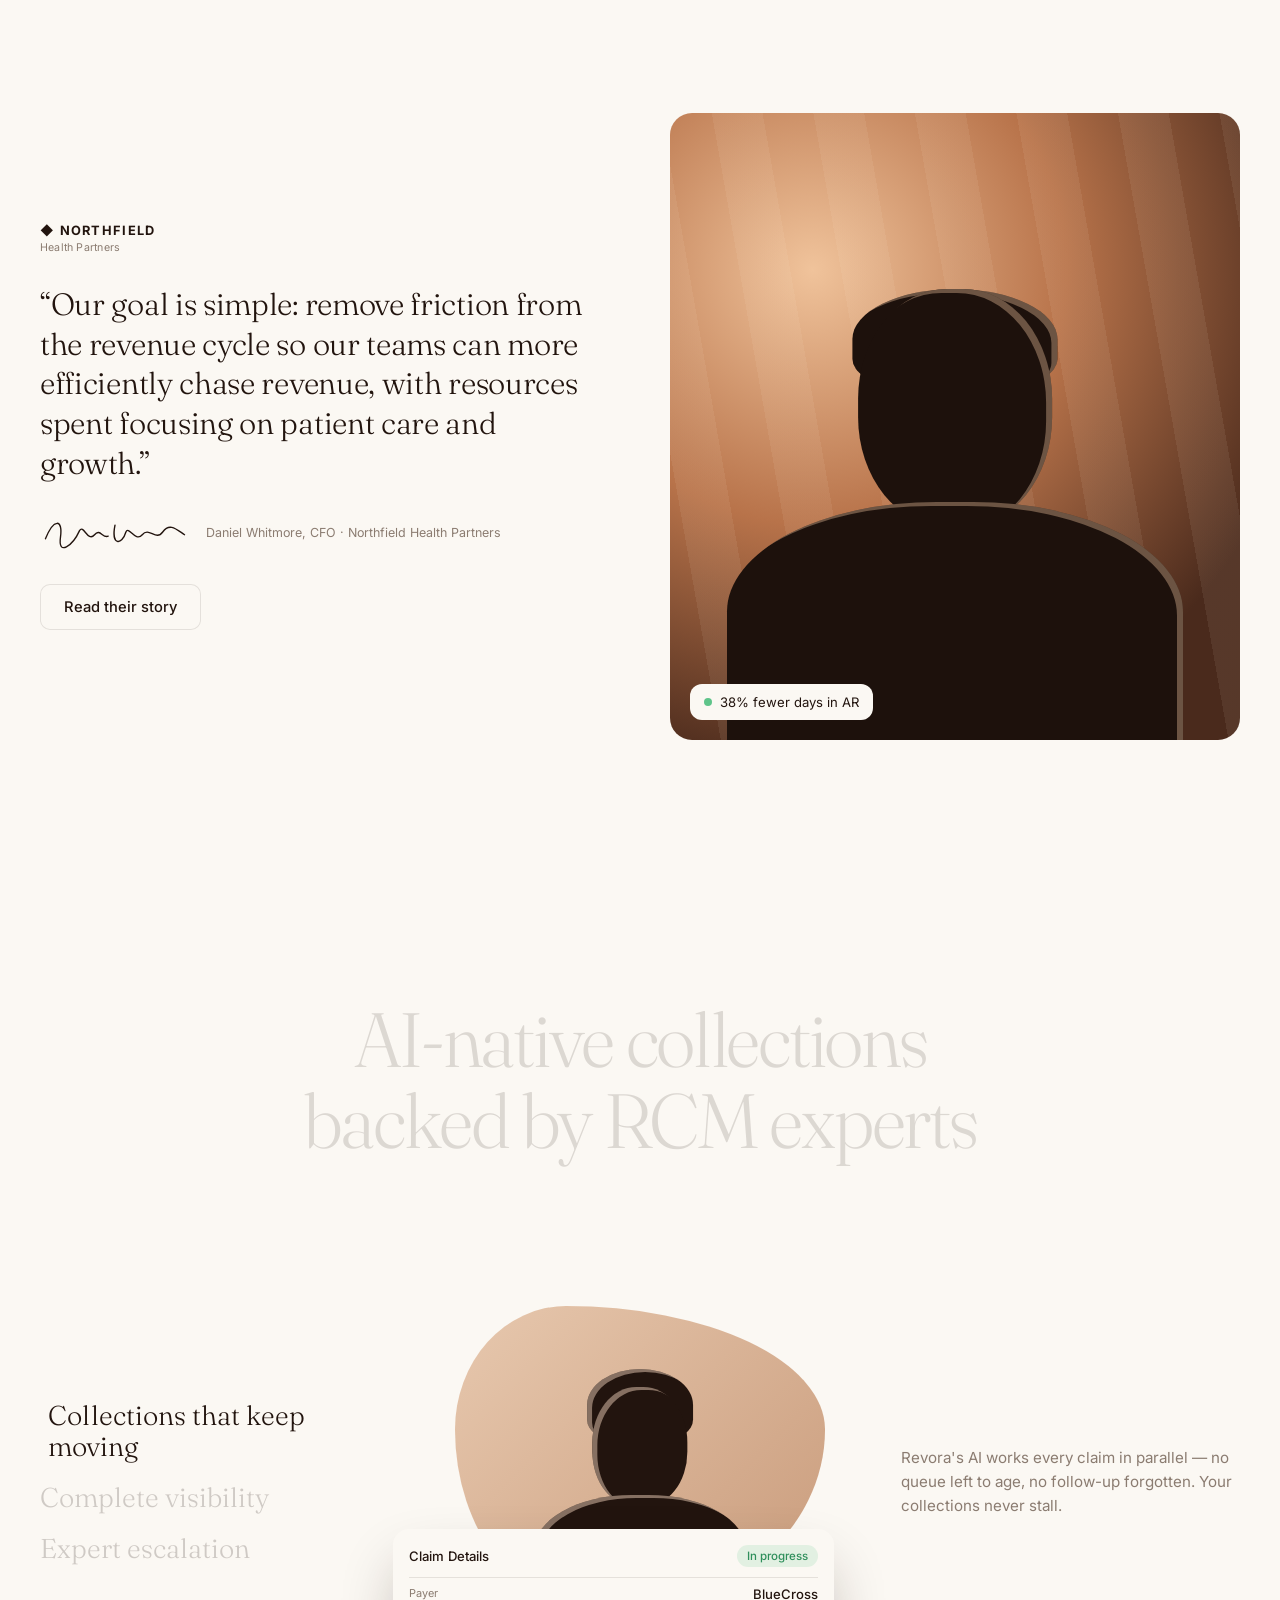
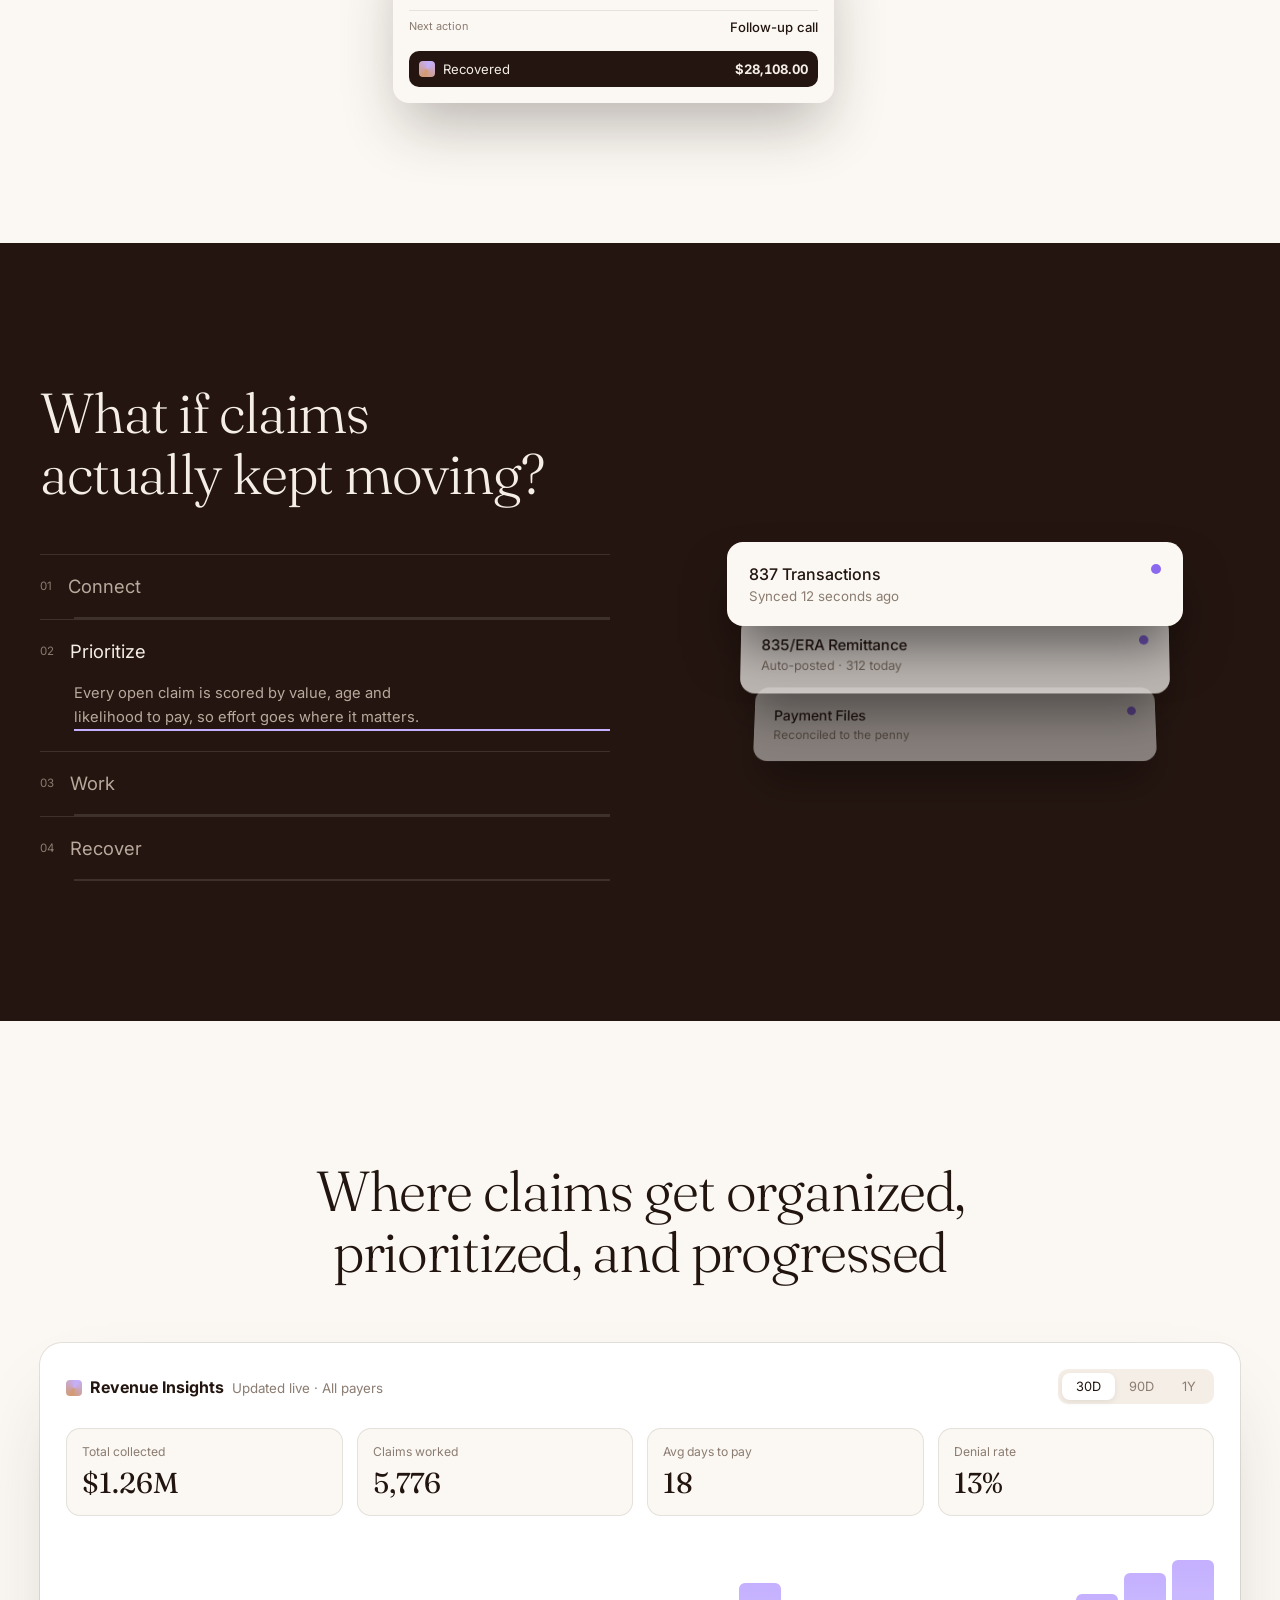
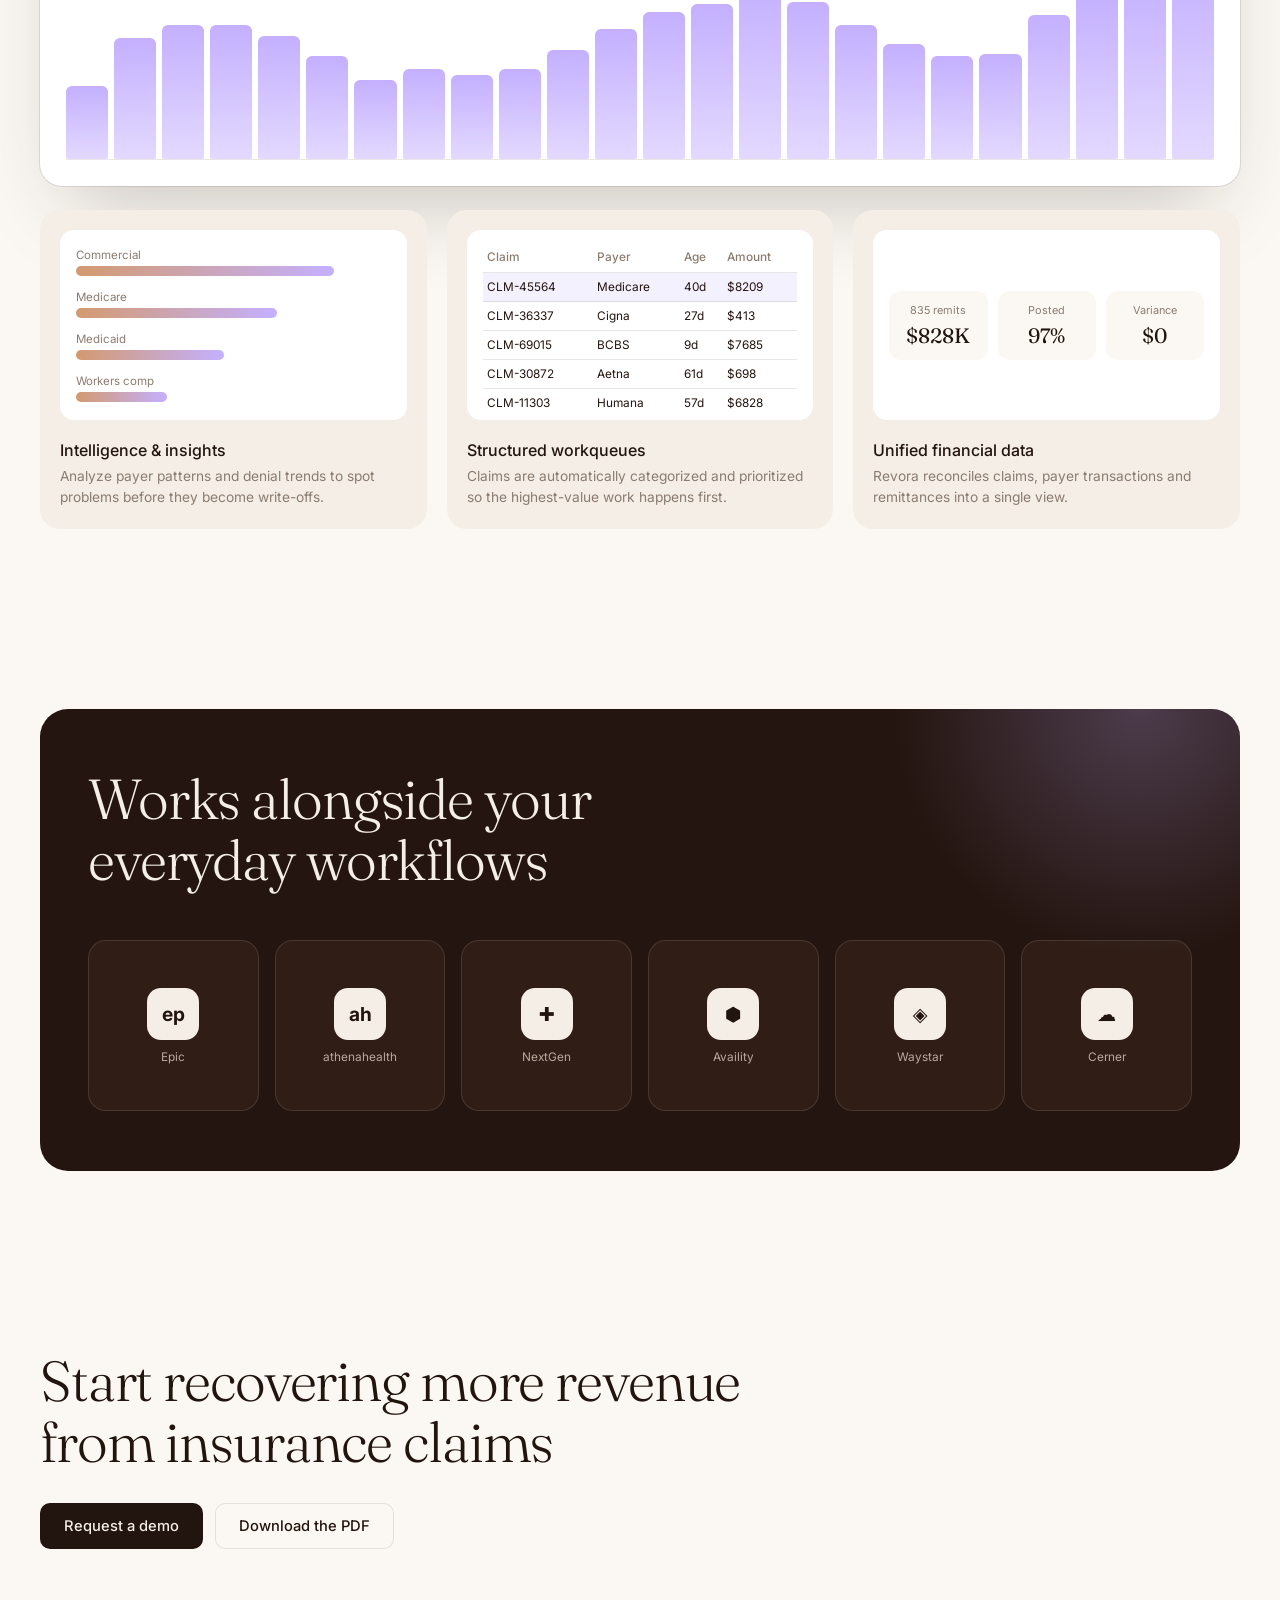
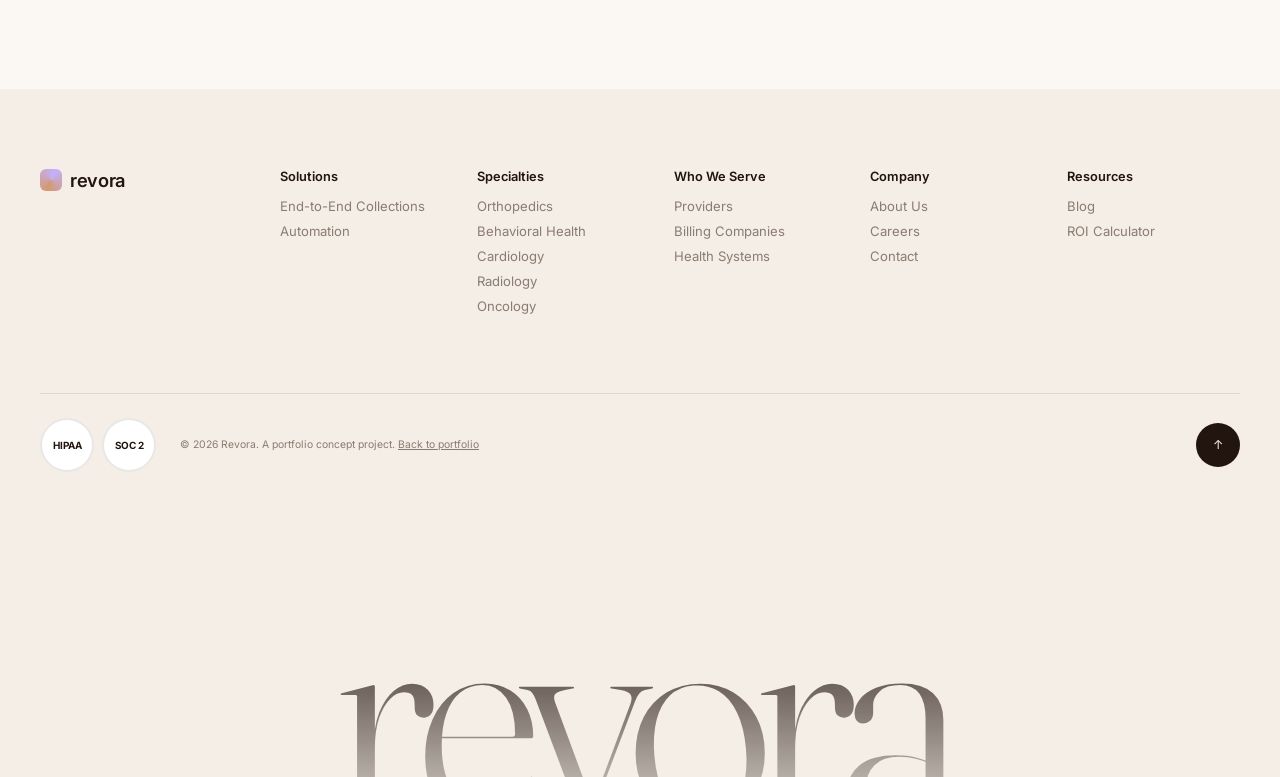
<file: public/revora.html>
<!DOCTYPE html>
<html lang="en">

<head>
  <meta charset="UTF-8">
  <meta name="viewport" content="width=device-width, initial-scale=1.0">
  <title>Revora – A new standard for insurance collections</title>
  <meta name="description" content="Animated landing page for an AI-native insurance claims collections platform, built with HTML, CSS and JavaScript.">
  <link rel="preconnect" href="https://fonts.googleapis.com">
  <link rel="preconnect" href="https://fonts.gstatic.com" crossorigin>
  <link href="https://fonts.googleapis.com/css2?family=Fraunces:opsz,wght@9..144,300;9..144,400&family=Inter:wght@400;500;600&family=Caveat:wght@500&display=swap" rel="stylesheet">
  <link rel="stylesheet" href="./revora.css">
</head>

<body>
  <div class="progress" id="progress" aria-hidden="true"></div>
  <div class="cursor-glow" id="cursorGlow" aria-hidden="true"></div>

  <!-- ============ NAV ============ -->
  <header class="nav" id="nav">
    <div class="nav__inner">
      <a href="#top" class="logo" aria-label="Revora home">
        <span class="logo__mark" aria-hidden="true"></span>revora
      </a>
      <nav class="nav__links" id="navLinks" aria-label="Primary">
        <a href="#how">Solutions</a>
        <a href="#rules">Who We Serve</a>
        <a href="#ai">AI</a>
        <a href="#story">About Us</a>
        <a href="#platform">Blog</a>
      </nav>
      <div class="nav__actions">
        <a href="#cta" class="nav__login">Log in</a>
        <button class="btn btn--light btn--sm magnetic" data-demo>Request a demo</button>
      </div>
      <button class="nav__burger" id="burger" aria-label="Open menu" aria-expanded="false"><i></i><i></i></button>
    </div>
  </header>

  <main id="top">

    <!-- ============ HERO ============ -->
    <section class="hero">
      <div class="hero__bg" aria-hidden="true">
        <span class="orb orb--1"></span>
        <span class="orb orb--2"></span>
        <span class="orb orb--3"></span>
        <div class="hero__grain"></div>
      </div>

      <div class="hero__portrait" aria-hidden="true" id="heroPortrait">
        <div class="portrait">
          <span class="portrait__hair"></span>
          <span class="portrait__head"></span>
          <span class="portrait__glasses"></span>
          <span class="portrait__body"></span>
        </div>
        <div class="float-card float-card--a">
          <span class="dot dot--green"></span> Claim #48213 paid
          <b>$12,480</b>
        </div>
        <div class="float-card float-card--b">
          <span class="spark"></span> Appeal drafted by AI
          <small>2s ago</small>
        </div>
        <div class="float-card float-card--c">
          <div class="mini-ring"><svg viewBox="0 0 36 36"><circle cx="18" cy="18" r="15" /><circle class="mini-ring__bar" cx="18" cy="18" r="15" /></svg><span>92%</span></div>
          Recovery rate
        </div>
      </div>

      <div class="container hero__content">
        <a href="#how" class="pill reveal">
          <span class="pill__tag">News</span>
          Revora raises Series A to reinvent claim collections <span class="arrow">→</span>
        </a>
        <h1 class="hero__title">
          <span class="line"><span>A new standard for</span></span>
          <span class="line"><span>insurance <em class="rotator" id="rotator"><span class="is-active">collections</span><span>appeals</span><span>follow-ups</span><span>denials</span></em></span></span>
        </h1>
        <p class="hero__sub reveal" style="--d:.4s">Revora uses agentic AI and in-house revenue cycle experts to recover the dollars your team doesn't have time to chase. Faster, smarter, and fully managed.</p>
        <div class="hero__ctas reveal" style="--d:.55s">
          <button class="btn btn--light magnetic" data-demo>Request a demo</button>
          <a href="#how" class="btn btn--ghost magnetic">See how it works</a>
        </div>
      </div>

      <div class="container hero__logos">
        <p>Trusted by leading healthcare<br>providers and billing teams</p>
        <div class="marquee" aria-label="Customer logos">
          <div class="marquee__track">
            <span>tend</span><span>◎ LUMINA</span><span>Heartline</span><span>OPTIVA</span><span>▲ Northwell+</span><span>Brightr</span><span>Kinship</span><span>MEDIX</span>
            <span aria-hidden="true">tend</span><span aria-hidden="true">◎ LUMINA</span><span aria-hidden="true">Heartline</span><span aria-hidden="true">OPTIVA</span><span aria-hidden="true">▲ Northwell+</span><span aria-hidden="true">Brightr</span><span aria-hidden="true">Kinship</span><span aria-hidden="true">MEDIX</span>
          </div>
        </div>
      </div>
    </section>

    <!-- ============ HOW: STICKY STEPS ============ -->
    <section class="how dark" id="how">
      <div class="container">
        <h2 class="display reveal">Revora works your<br>claims end-to-end, from<br>submission to payment</h2>
      </div>

      <div class="container how__grid">
        <div class="how__steps">
          <article class="step" data-step="0">
            <span class="eyebrow">01 · Full-service collections</span>
            <h3>Outsource your insurance collections, from start to finish</h3>
            <p>Revora manages AR from first touch to final payment, working every claim so nothing slips through the cracks.</p>
            <a href="#cta" class="link-arrow">Learn more <span>→</span></a>
          </article>
          <article class="step" data-step="1">
            <span class="eyebrow">02 · Automation</span>
            <h3>Offload repetitive payer workflows</h3>
            <p>Status checks, portal logins, phone trees and resubmissions — our AI agents handle them around the clock.</p>
          </article>
          <article class="step" data-step="2">
            <span class="eyebrow">03 · Expertise</span>
            <h3>Bring expertise to the hardest claims</h3>
            <p>A combination of AI prioritization and a team of revenue cycle specialists who know every payer's quirks.</p>
          </article>
          <article class="step" data-step="3">
            <span class="eyebrow">04 · Flexible</span>
            <h3>Adapt collections to your organization</h3>
            <p>Your team keeps visibility and control. Plug in where you need help and let Revora fill the gaps.</p>
          </article>
        </div>

        <div class="how__stage" aria-hidden="true">
          <div class="stage">
            <!-- Scene 0 -->
            <div class="scene is-active" data-scene="0">
              <div class="flow-list">
                <div class="flow-item"><span class="ico-box">✓</span><div><b>Submitted</b><small>Claim sent to Aetna</small></div></div>
                <div class="flow-item"><span class="ico-box">↻</span><div><b>Status check</b><small>Pending · 14 days</small></div></div>
                <div class="flow-item"><span class="ico-box">✎</span><div><b>Appeal filed</b><small>Medical necessity</small></div></div>
                <div class="flow-item flow-item--paid"><span class="ico-box">$</span><div><b>Paid</b><small>$4,120 recovered</small></div></div>
              </div>
            </div>
            <!-- Scene 1 -->
            <div class="scene" data-scene="1">
              <div class="chat">
                <div class="chat__bubble chat__bubble--user"><span class="avatar">AI</span><div><b>Revora agent</b><small>Calling payer line…</small></div><span class="tag">Live</span></div>
                <div class="wave"><i></i><i></i><i></i><i></i><i></i><i></i><i></i><i></i><i></i><i></i><i></i><i></i></div>
                <div class="chat__row"><span class="chip">CLM-88214</span><span class="chip chip--ok">Resolved automatically</span></div>
              </div>
            </div>
            <!-- Scene 2 -->
            <div class="scene" data-scene="2">
              <div class="stat-card">
                <small>Recovered denials</small>
                <div class="stat-card__num"><span class="count" data-to="92">0</span>%<em>+18%</em></div>
                <small>Resolution rate on escalated claims</small>
                <div class="bar"><span></span></div>
              </div>
            </div>
            <!-- Scene 3 -->
            <div class="scene" data-scene="3">
              <div class="toggles">
                <label class="toggle-row"><span>Payer follow-ups</span><input type="checkbox" checked><i></i></label>
                <label class="toggle-row"><span>Denial appeals</span><input type="checkbox" checked><i></i></label>
                <label class="toggle-row"><span>Patient eligibility</span><input type="checkbox"><i></i></label>
                <label class="toggle-row"><span>Underpayment review</span><input type="checkbox" checked><i></i></label>
              </div>
            </div>
          </div>
          <div class="stage__dots"><i class="is-active"></i><i></i><i></i><i></i></div>
        </div>
      </div>
    </section>

    <!-- ============ RULES ============ -->
    <section class="rules" id="rules">
      <div class="container">
        <h2 class="display display--ink reveal">The rules of<br>revenue cycle,<br>rewritten</h2>
        <div class="rules__grid">
          <div class="rules__stat reveal">
            <div class="big-num"><span class="count" data-to="500">0</span>K+</div>
            <p>Claims recovered across leading healthcare providers</p>
            <div class="rules__nav">
              <button class="circle-btn" id="rulesPrev" aria-label="Previous">←</button>
              <button class="circle-btn" id="rulesNext" aria-label="Next">→</button>
            </div>
          </div>
          <div class="slider" id="slider">
            <div class="slider__track" id="sliderTrack">
              <article class="rule-card tilt">
                <div class="rule-card__art"><span class="art-coin"></span><span class="art-coin art-coin--2"></span></div>
                <h4>Recover more revenue</h4>
                <p>Identify and pursue high-value claims that traditional workflows leave untouched.</p>
              </article>
              <article class="rule-card tilt">
                <div class="rule-card__art"><span class="art-plane">✈</span></div>
                <h4>Reduce AR backlogs</h4>
                <p>Keep things moving with prioritized follow-ups, automated status checks, and AI agents.</p>
              </article>
              <article class="rule-card tilt">
                <div class="rule-card__art"><span class="art-clock"><i></i></span></div>
                <h4>Get paid faster</h4>
                <p>Cut days in AR with relentless, intelligent follow-up on every open claim.</p>
              </article>
              <article class="rule-card tilt">
                <div class="rule-card__art"><span class="art-stack"><i></i><i></i><i></i></span></div>
                <h4>Free up your team</h4>
                <p>Let staff focus on patients while Revora takes on payer busywork.</p>
              </article>
            </div>
          </div>
        </div>
        <div class="slider__dots" id="sliderDots"></div>
      </div>
    </section>

    <!-- ============ STORY / TESTIMONIAL ============ -->
    <section class="story" id="story">
      <div class="container story__grid">
        <div class="story__text reveal">
          <div class="story__logo">◆ NORTHFIELD<br><small>Health Partners</small></div>
          <blockquote>
            “Our goal is simple: remove friction from the revenue cycle so our teams can more efficiently chase revenue, with resources spent focusing on patient care and growth.”
          </blockquote>
          <div class="signature">
            <svg viewBox="0 0 220 60" aria-hidden="true"><path d="M8 40 C 20 10, 34 10, 30 38 S 48 50, 58 28 C 64 18, 70 46, 80 34 C 88 24, 92 40, 100 36 M110 20 C 104 50, 120 50, 126 30 C 130 20, 140 46, 150 34 C 160 22, 170 44, 180 30 S 200 26, 212 34" /></svg>
            <span>Daniel Whitmore, CFO · Northfield Health Partners</span>
          </div>
          <a href="#cta" class="btn btn--outline magnetic">Read their story</a>
        </div>
        <div class="story__photo reveal" style="--d:.15s">
          <div class="photo-man">
            <span class="pm__hair"></span><span class="pm__head"></span><span class="pm__body"></span>
          </div>
          <div class="photo-tag"><span class="dot dot--green"></span>38% fewer days in AR</div>
        </div>
      </div>
    </section>

    <!-- ============ AI-NATIVE ============ -->
    <section class="ai" id="ai">
      <div class="container">
        <h2 class="fill-text" id="fillText">AI-native collections backed by RCM experts</h2>
        <span class="coin coin--1" data-speed="0.25"></span>
        <span class="coin coin--2" data-speed="-0.18"></span>
        <span class="coin coin--3" data-speed="0.4"></span>
      </div>

      <div class="container ai__grid">
        <div class="ai__tabs">
          <button class="ai-tab is-active" data-tab="0"><h3>Collections that keep moving</h3></button>
          <button class="ai-tab" data-tab="1"><h3>Complete visibility</h3></button>
          <button class="ai-tab" data-tab="2"><h3>Expert escalation</h3></button>
        </div>

        <div class="ai__visual">
          <div class="ai__blob"></div>
          <div class="person-card">
            <div class="pc__hair"></div><div class="pc__head"></div><div class="pc__body"></div>
          </div>
          <div class="claim-panel" id="claimPanel">
            <div class="claim-panel__head"><span>Claim Details</span><span class="chip chip--ok" id="claimStatus">In progress</span></div>
            <div class="claim-panel__row"><small>Payer</small><b id="claimPayer">BlueCross</b></div>
            <div class="claim-panel__row"><small>Next action</small><b id="claimAction">Follow-up call</b></div>
            <div class="claim-panel__foot"><span class="logo__mark logo__mark--sm"></span> Recovered <b class="claim-amt" id="claimAmt">$28,108.00</b></div>
          </div>
        </div>

        <p class="ai__desc" id="aiDesc">Revora's AI works every claim in parallel — no queue left to age, no follow-up forgotten. Your collections never stall.</p>
      </div>
    </section>

    <!-- ============ CLAIMS KEEP MOVING ============ -->
    <section class="moving dark">
      <div class="container moving__grid">
        <div>
          <h2 class="display reveal">What if claims<br>actually kept moving?</h2>
          <div class="accordion" id="accordion">
            <div class="acc is-open">
              <button class="acc__head"><span class="acc__num">01</span> Connect</button>
              <div class="acc__body"><p>Revora plugs into your existing practice management and EHR systems in days, not months.</p><span class="acc__bar"></span></div>
            </div>
            <div class="acc">
              <button class="acc__head"><span class="acc__num">02</span> Prioritize</button>
              <div class="acc__body"><p>Every open claim is scored by value, age and likelihood to pay, so effort goes where it matters.</p><span class="acc__bar"></span></div>
            </div>
            <div class="acc">
              <button class="acc__head"><span class="acc__num">03</span> Work</button>
              <div class="acc__body"><p>AI agents and RCM experts follow up, appeal and resubmit — continuously.</p><span class="acc__bar"></span></div>
            </div>
            <div class="acc">
              <button class="acc__head"><span class="acc__num">04</span> Recover</button>
              <div class="acc__body"><p>Payments post back to your system automatically, with full audit trails.</p><span class="acc__bar"></span></div>
            </div>
          </div>
        </div>

        <div class="stack" id="stack" aria-hidden="true">
          <div class="stack__card"><b>Outstanding AR</b><small>$2.4M across 1,203 claims</small><span class="pulse-dot"></span></div>
          <div class="stack__card"><b>837 Transactions</b><small>Synced 12 seconds ago</small><span class="pulse-dot"></span></div>
          <div class="stack__card"><b>835/ERA Remittance</b><small>Auto-posted · 312 today</small><span class="pulse-dot"></span></div>
          <div class="stack__card"><b>Payment Files</b><small>Reconciled to the penny</small><span class="pulse-dot"></span></div>
        </div>
      </div>
    </section>

    <!-- ============ PLATFORM BENTO ============ -->
    <section class="platform" id="platform">
      <div class="container">
        <h2 class="display display--ink center reveal">Where claims get organized,<br>prioritized, and progressed</h2>

        <div class="dash reveal" id="dash">
          <div class="dash__head">
            <div><span class="logo__mark logo__mark--sm"></span><b>Revenue Insights</b><small>Updated live · All payers</small></div>
            <div class="seg" id="seg"><button class="is-active" data-range="30">30D</button><button data-range="90">90D</button><button data-range="365">1Y</button></div>
          </div>
          <div class="dash__kpis">
            <div><small>Total collected</small><b>$<span class="kpi" data-base="1.26">1.26</span>M</b></div>
            <div><small>Claims worked</small><b><span class="kpi" data-base="5776" data-int>5,776</span></b></div>
            <div><small>Avg days to pay</small><b><span class="kpi" data-base="18" data-int>18</span></b></div>
            <div><small>Denial rate</small><b><span class="kpi" data-base="13" data-int>13</span>%</b></div>
          </div>
          <div class="dash__chart" id="chart"></div>
        </div>

        <div class="bento">
          <div class="bento__item reveal">
            <div class="bento__visual">
              <div class="hbars">
                <div><small>Commercial</small><span style="--w:82%"></span></div>
                <div><small>Medicare</small><span style="--w:64%"></span></div>
                <div><small>Medicaid</small><span style="--w:47%"></span></div>
                <div><small>Workers comp</small><span style="--w:29%"></span></div>
              </div>
            </div>
            <h4>Intelligence &amp; insights</h4>
            <p>Analyze payer patterns and denial trends to spot problems before they become write-offs.</p>
          </div>
          <div class="bento__item reveal" style="--d:.1s">
            <div class="bento__visual">
              <table class="wq">
                <thead><tr><th>Claim</th><th>Payer</th><th>Age</th><th>Amount</th></tr></thead>
                <tbody id="wqBody"></tbody>
              </table>
            </div>
            <h4>Structured workqueues</h4>
            <p>Claims are automatically categorized and prioritized so the highest-value work happens first.</p>
          </div>
          <div class="bento__item reveal" style="--d:.2s">
            <div class="bento__visual bento__visual--split">
              <div class="mini-kpi"><small>835 remits</small><b>$<span class="count" data-to="842">0</span>K</b></div>
              <div class="mini-kpi"><small>Posted</small><b><span class="count" data-to="99">0</span>%</b></div>
              <div class="mini-kpi"><small>Variance</small><b>$0</b></div>
            </div>
            <h4>Unified financial data</h4>
            <p>Revora reconciles claims, payer transactions and remittances into a single view.</p>
          </div>
        </div>
      </div>
    </section>

    <!-- ============ INTEGRATIONS ============ -->
    <section class="integrations">
      <div class="container">
        <div class="integrations__box dark reveal">
          <h2 class="display">Works alongside your<br>everyday workflows</h2>
          <div class="integrations__row" id="integrations">
            <div class="int-tile"><span>ep</span><small>Epic</small></div>
            <div class="int-tile"><span>ah</span><small>athenahealth</small></div>
            <div class="int-tile"><span>✚</span><small>NextGen</small></div>
            <div class="int-tile"><span>⬢</span><small>Availity</small></div>
            <div class="int-tile"><span>◈</span><small>Waystar</small></div>
            <div class="int-tile"><span>☁</span><small>Cerner</small></div>
          </div>
        </div>
      </div>
    </section>

    <!-- ============ CTA ============ -->
    <section class="cta" id="cta">
      <div class="container">
        <h2 class="display display--ink reveal">Start recovering more revenue<br>from insurance claims</h2>
        <div class="hero__ctas reveal" style="--d:.15s">
          <button class="btn btn--dark magnetic" data-demo>Request a demo</button>
          <a href="#platform" class="btn btn--outline magnetic">Download the PDF</a>
        </div>
      </div>
    </section>
  </main>

  <!-- ============ FOOTER ============ -->
  <footer class="footer">
    <div class="container">
      <div class="footer__top">
        <a href="#top" class="logo logo--ink"><span class="logo__mark"></span>revora</a>
        <div class="footer__cols">
          <div><h5>Solutions</h5><a href="#how">End-to-End Collections</a><a href="#how">Automation</a></div>
          <div><h5>Specialties</h5><a href="#rules">Orthopedics</a><a href="#rules">Behavioral Health</a><a href="#rules">Cardiology</a><a href="#rules">Radiology</a><a href="#rules">Oncology</a></div>
          <div><h5>Who We Serve</h5><a href="#rules">Providers</a><a href="#rules">Billing Companies</a><a href="#rules">Health Systems</a></div>
          <div><h5>Company</h5><a href="#story">About Us</a><a href="#story">Careers</a><a href="#cta">Contact</a></div>
          <div><h5>Resources</h5><a href="#platform">Blog</a><a href="#platform">ROI Calculator</a></div>
        </div>
      </div>
      <div class="footer__bottom">
        <div class="badges"><span>HIPAA</span><span>SOC 2</span></div>
        <small>© 2026 Revora. A portfolio concept project. <a href="../index.html">Back to portfolio</a></small>
        <button class="to-top" id="toTop" aria-label="Back to top">↑</button>
      </div>
      <div class="footer__word" aria-hidden="true">revora</div>
    </div>
  </footer>

  <!-- ============ DEMO MODAL ============ -->
  <div class="modal" id="modal" role="dialog" aria-modal="true" aria-labelledby="modalTitle" hidden>
    <div class="modal__backdrop" data-close></div>
    <div class="modal__panel">
      <button class="modal__close" data-close aria-label="Close">✕</button>
      <h3 id="modalTitle">Request a demo</h3>
      <p>See how much revenue Revora can recover for you.</p>
      <form id="demoForm">
        <label>Full name<input required name="name" placeholder="Jane Doe"></label>
        <label>Work email<input required type="email" name="email" placeholder="jane@clinic.com"></label>
        <label>Monthly claim volume
          <input type="range" min="100" max="20000" step="100" value="2000" id="volume">
          <span class="range-out">≈ <b id="volumeOut">2,000</b> claims · est. <b id="recoverOut">$96,000</b>/mo recovered</span>
        </label>
        <button class="btn btn--dark" type="submit">Book my demo</button>
      </form>
      <div class="modal__done" id="modalDone" hidden>
        <svg viewBox="0 0 52 52"><circle cx="26" cy="26" r="24" /><path d="M14 27l8 8 16-17" /></svg>
        <h3>You're on the list!</h3>
        <p>We'll be in touch within one business day.</p>
      </div>
    </div>
  </div>

  <script src="./revora.js"></script>
</body>

</html>
</file>
<file: public/flow.css>
/* ================= TOKENS ================= */
:root {
  --cream: #fffdf2;
  --cream-2: #f6f1e1;
  --ink: #1a1a1a;
  --ink-2: #4a4a45;
  --dark: #1c1c1a;
  --dark-2: #2a2a27;
  --green: #034f3c;
  --green-2: #0b6a52;
  --lilac: #e9d9ff;
  --lilac-2: #d6bfff;
  --orange: #f4a340;
  --radius: 28px;
  --serif: "Instrument Serif", Georgia, serif;
  --sans: "Inter", system-ui, -apple-system, sans-serif;
  --max: 1200px;
}

*,
*::before,
*::after { box-sizing: border-box; }

html { scroll-behavior: smooth; }

body {
  margin: 0;
  background: var(--cream);
  color: var(--ink);
  font-family: var(--sans);
  font-size: 16px;
  line-height: 1.55;
  -webkit-font-smoothing: antialiased;
  overflow-x: hidden;
}

a { color: inherit; text-decoration: none; }
button { font: inherit; cursor: pointer; }
p { margin: 0 0 1rem; }

/* ================= TYPE ================= */
.display {
  font-family: var(--serif);
  font-weight: 400;
  letter-spacing: -0.02em;
  line-height: 1.02;
  margin: 0 0 1rem;
}
.display em { font-style: italic; }
.h1 { font-size: clamp(3rem, 7vw, 6rem); }
.h2 { font-size: clamp(2.4rem, 5vw, 4.2rem); }
.h3 { font-size: clamp(1.8rem, 3vw, 2.6rem); }
.light { color: var(--cream); }
.muted-light { color: rgba(255, 253, 242, .7); }
.center { text-align: center; }
.narrow { max-width: 620px; margin-inline: auto; color: var(--ink-2); }

/* ================= BUTTONS ================= */
.btn {
  display: inline-flex;
  align-items: center;
  gap: .5rem;
  padding: .9rem 1.5rem;
  border-radius: 14px;
  font-weight: 600;
  font-size: .95rem;
  border: 1.5px solid transparent;
  transition: transform .2s ease, background .2s ease, box-shadow .2s ease;
  white-space: nowrap;
}
.btn:hover { transform: translateY(-2px); }
.btn--sm { padding: .65rem 1.1rem; font-size: .85rem; border-radius: 12px; }
.btn--lilac { background: var(--lilac); color: var(--ink); border-color: var(--ink); box-shadow: 0 3px 0 var(--ink); }
.btn--lilac:hover { background: var(--lilac-2); }
.btn--cream { background: var(--cream); color: var(--ink); }
.btn--outline { border-color: var(--ink); background: transparent; }
.btn--outline:hover { background: var(--ink); color: var(--cream); }
.ico { width: 16px; height: 16px; fill: currentColor; }

/* ================= NAV ================= */
.nav {
  position: sticky;
  top: 0;
  z-index: 50;
  padding: 14px 16px;
  transition: background .3s, box-shadow .3s;
}
.nav.is-scrolled { background: rgba(255, 253, 242, .9); backdrop-filter: blur(10px); box-shadow: 0 1px 0 rgba(0,0,0,.06); }
.nav__inner {
  max-width: var(--max);
  margin: 0 auto;
  display: flex;
  align-items: center;
  gap: 2rem;
}
.logo { display: inline-flex; align-items: center; gap: .5rem; font-weight: 700; font-size: 1.25rem; }
.logo__mark { display: inline-flex; gap: 3px; align-items: center; }
.logo__mark i { width: 4px; background: var(--ink); border-radius: 4px; }
.logo__mark i:nth-child(1) { height: 8px; }
.logo__mark i:nth-child(2) { height: 16px; }
.logo__mark i:nth-child(3) { height: 12px; }
.logo__mark i:nth-child(4) { height: 6px; }
.nav__links { display: flex; gap: 1.75rem; font-size: .9rem; font-weight: 500; margin-right: auto; }
.nav__links a { opacity: .8; transition: opacity .2s; }
.nav__links a:hover { opacity: 1; }
.caret { font-size: .7em; opacity: .6; }
.nav__burger { display: none; background: none; border: 0; width: 40px; height: 40px; position: relative; }
.nav__burger span { position: absolute; left: 10px; right: 10px; height: 2px; background: var(--ink); transition: transform .3s; }
.nav__burger span:first-child { top: 15px; }
.nav__burger span:last-child { top: 23px; }
.nav__burger[aria-expanded="true"] span:first-child { transform: translateY(4px) rotate(45deg); }
.nav__burger[aria-expanded="true"] span:last-child { transform: translateY(-4px) rotate(-45deg); }

/* ================= HERO ================= */
.hero {
  text-align: center;
  padding: 80px 16px 40px;
  position: relative;
}
.hero__title { font-size: clamp(3.2rem, 9vw, 7.5rem); color: #6f6f68; }
.hero__title em { color: var(--ink); }
.hero__sub { max-width: 440px; margin: 0 auto 2rem; font-size: 1.05rem; color: var(--ink-2); }
.hero__actions { display: flex; flex-direction: column; align-items: center; gap: .75rem; }
.hero__actions small { color: #8a8a82; font-size: .8rem; }

.hero__wave { position: relative; height: 260px; margin: 40px -16px 0; }
.hero__wave svg { width: 100%; height: 100%; overflow: visible; }
.wave__line { fill: none; stroke: var(--ink); stroke-width: 1; opacity: .12; }
.wave__text { font-size: 15px; fill: #8a8a82; font-family: var(--sans); }
.hero__pill {
  position: absolute;
  left: 50%;
  top: 46%;
  transform: translate(-50%, -100%);
  display: inline-flex;
  align-items: center;
  gap: .5rem;
  background: var(--green);
  color: var(--cream);
  padding: .4rem .9rem;
  border-radius: 999px;
  font-size: .8rem;
  font-weight: 500;
}
.hero__pill kbd { background: rgba(255,255,255,.18); padding: 1px 6px; border-radius: 5px; font-family: var(--sans); }
.pill-dot { width: 7px; height: 7px; border-radius: 50%; background: #7dffb3; animation: pulse 1.4s infinite; }
.hero__mic {
  position: absolute;
  left: 50%;
  top: 60%;
  transform: translate(-50%, -50%);
  background: var(--ink);
  padding: 10px 16px;
  border-radius: 999px;
  display: flex;
  gap: 3px;
  align-items: center;
  height: 36px;
  box-shadow: 0 10px 30px rgba(0,0,0,.2);
}
.hero__mic span, .phone__wave span {
  width: 3px;
  background: var(--cream);
  border-radius: 3px;
  animation: bar 1s ease-in-out infinite;
}
.hero__mic span:nth-child(odd), .phone__wave span:nth-child(odd) { animation-delay: -.3s; }
.hero__mic span:nth-child(3n), .phone__wave span:nth-child(3n) { animation-delay: -.6s; }

@keyframes bar { 0%, 100% { height: 4px; } 50% { height: 16px; } }
@keyframes pulse { 0%, 100% { opacity: 1; } 50% { opacity: .3; } }

/* ================= DARK CARD BASE ================= */
.dark-card {
  background: var(--dark);
  color: var(--cream);
  border-radius: var(--radius);
  margin: 0 12px;
  padding: 100px 24px;
  position: relative;
  overflow: hidden;
}

/* ================= APPS ================= */
.apps { padding-bottom: 160px; border-bottom-left-radius: 0; border-bottom-right-radius: 0; }
.apps__grid {
  max-width: 1000px;
  margin: 0 auto;
  display: grid;
  grid-template-columns: 1.1fr 1fr;
  gap: 60px;
  align-items: center;
  position: relative;
  z-index: 2;
}
.apps__copy p { max-width: 340px; }
.tags { display: flex; gap: .5rem; margin-bottom: 1.5rem; flex-wrap: wrap; }
.tag { font-size: .75rem; font-weight: 600; padding: .3rem .7rem; border: 1px solid var(--ink); border-radius: 999px; }
.tag--dark { border-color: rgba(255,255,255,.25); background: rgba(255,255,255,.06); }

.phone {
  width: 280px;
  margin-left: auto;
  background: #f5f2ea;
  color: var(--ink);
  border: 8px solid #0c0c0c;
  border-radius: 42px;
  padding: 40px 14px 18px;
  position: relative;
  box-shadow: 0 30px 60px rgba(0,0,0,.4);
  font-size: .78rem;
}
.phone__notch { position: absolute; top: 8px; left: 50%; transform: translateX(-50%); width: 80px; height: 20px; background: #0c0c0c; border-radius: 12px; }
.phone__head { display: flex; flex-direction: column; align-items: center; gap: 4px; font-weight: 600; margin-bottom: 14px; }
.bubble { padding: 8px 12px; border-radius: 16px; margin-bottom: 8px; max-width: 80%; line-height: 1.35; }
.bubble--in { background: #e3e0d6; border-bottom-left-radius: 4px; }
.bubble--out { background: #3478f6; color: #fff; margin-left: auto; border-bottom-right-radius: 4px; }
.bubble.typing:empty { display: none; }
.phone__wave { display: flex; justify-content: center; align-items: center; gap: 3px; height: 34px; margin-top: 18px; background: var(--ink); border-radius: 999px; width: 120px; margin-inline: auto; }

.app-orbit { position: absolute; left: 0; bottom: -40px; width: 70%; height: 260px; pointer-events: none; }
.app-orbit span {
  --n: 12;
  position: absolute;
  left: calc(var(--i) / var(--n) * 100%);
  bottom: calc(40px + sin(calc(var(--i) / var(--n) * 180deg)) * 140px);
  width: 54px;
  height: 54px;
  display: grid;
  place-items: center;
  font-size: 1.5rem;
  border-radius: 14px;
  background: var(--c);
  box-shadow: 0 8px 20px rgba(0,0,0,.35);
  transform: rotate(calc((var(--i) - 6) * 6deg));
  animation: float 4s ease-in-out infinite;
  animation-delay: calc(var(--i) * -.33s);
}
@keyframes float { 0%, 100% { translate: 0 0; } 50% { translate: 0 -10px; } }

/* ================= TRUSTED ================= */
.trusted {
  background: var(--green);
  color: var(--cream);
  margin: 0 12px;
  border-radius: 0 0 var(--radius) var(--radius);
  padding: 60px 0 50px;
  position: relative;
  overflow: hidden;
  text-align: center;
}
.trusted__mascot { position: absolute; left: 20px; bottom: 0; width: 160px; }
.trusted__title { font-size: .95rem; opacity: .85; margin-bottom: 30px; }
.marquee { overflow: hidden; mask-image: linear-gradient(90deg, transparent, #000 15%, #000 85%, transparent); }
.marquee__track { display: flex; gap: 70px; width: max-content; animation: scroll 30s linear infinite; }
.marquee__track--slow { animation-duration: 55s; gap: 20px; }
.marquee:hover .marquee__track { animation-play-state: paused; }
@keyframes scroll { to { transform: translateX(-50%); } }
.brand { font-size: 1.6rem; opacity: .9; white-space: nowrap; }
.brand--bold { font-weight: 800; letter-spacing: -.03em; }
.brand--lower { font-weight: 600; text-transform: lowercase; }
.brand--serif { font-family: var(--serif); font-size: 1.9rem; }
.brand--caps { font-weight: 500; letter-spacing: .2em; font-size: 1.2rem; align-self: center; }

/* ================= FASTER ================= */
.faster { padding: 140px 16px 120px; max-width: var(--max); margin: 0 auto; }
.center-actions { display: flex; gap: .75rem; justify-content: center; flex-wrap: wrap; margin: 1.5rem 0 3rem; }
.row-actions { display: flex; gap: .75rem; flex-wrap: wrap; }

.compare {
  display: grid;
  grid-template-columns: 1fr 1.2fr;
  border-radius: var(--radius);
  overflow: hidden;
  min-height: 300px;
  border: 1px solid rgba(0,0,0,.08);
}
.compare__side { position: relative; padding: 28px; display: flex; flex-direction: column; }
.compare__side--key { background: var(--cream-2); }
.compare__side--flow {
  background: radial-gradient(circle at 60% 20%, #3b3a33, #1c1c1a 70%);
  color: var(--cream);
}
.compare__label { font-size: .75rem; text-transform: uppercase; letter-spacing: .1em; opacity: .6; }
.compare__wpm { font-family: var(--serif); font-size: 2.6rem; line-height: 1; margin-bottom: 1.5rem; }
.compare__text { font-size: 1.05rem; line-height: 1.6; flex: 1; }
.compare__text--slow { color: var(--ink-2); }
.caret-blink { display: inline-block; width: 2px; height: 1.1em; background: currentColor; vertical-align: text-bottom; margin-left: 2px; animation: pulse 1s steps(1) infinite; }
.mic-btn {
  position: absolute;
  bottom: 24px;
  left: 50%;
  transform: translateX(-50%);
  width: 64px;
  height: 64px;
  border-radius: 50%;
  border: 0;
  background: var(--cream);
  display: grid;
  place-items: center;
  box-shadow: 0 0 0 0 rgba(233, 217, 255, .6);
  animation: ring 2s infinite;
}
.mic-btn svg { width: 26px; fill: var(--ink); }
@keyframes ring { 70% { box-shadow: 0 0 0 18px rgba(233, 217, 255, 0); } 100% { box-shadow: 0 0 0 0 rgba(233,217,255,0); } }

/* ================= MADE FOR YOU ================= */
.made__grid {
  max-width: 1100px;
  margin: 0 auto;
  display: grid;
  grid-template-columns: 1.2fr 1fr;
  gap: 60px;
  align-items: end;
}
.chips { display: flex; flex-wrap: wrap; gap: .5rem; margin-top: 2rem; max-width: 520px; }
.chip {
  background: transparent;
  color: var(--cream);
  border: 1px solid rgba(255,255,255,.25);
  padding: .4rem .8rem;
  border-radius: 999px;
  font-size: .8rem;
  transition: background .2s, color .2s;
}
.chip:hover { background: rgba(255,255,255,.1); }
.chip.is-active { background: var(--lilac); color: var(--ink); border-color: var(--lilac); }
.mascot-card { width: 200px; margin-bottom: 1rem; }
.made__access p { max-width: 380px; font-size: .92rem; }

/* ================= FEATURES ================= */
.features { max-width: 1100px; margin: 0 auto; padding: 120px 16px 40px; }
.feature {
  display: grid;
  grid-template-columns: 1.2fr 1fr;
  gap: 70px;
  align-items: center;
  margin-bottom: 140px;
}
.feature__copy p { color: var(--ink-2); max-width: 380px; }
.photo-card {
  border-radius: var(--radius);
  aspect-ratio: 5 / 4;
  padding: 30px;
  position: relative;
  display: flex;
  flex-direction: column;
  justify-content: flex-end;
  gap: 14px;
  overflow: hidden;
}
.photo-card--warm {
  background:
    radial-gradient(circle at 70% 30%, rgba(255, 170, 90, .55), transparent 55%),
    radial-gradient(circle at 20% 80%, rgba(120, 60, 30, .8), transparent 60%),
    linear-gradient(160deg, #5a3a26, #1f150f);
}
.sticker { position: absolute; top: 24px; left: 24px; background: var(--orange); color: var(--ink); font-weight: 700; font-size: .75rem; padding: .35rem .7rem; border-radius: 8px; transform: rotate(-5deg); }
.edit-bubble { background: rgba(255,253,242,.95); border-radius: 18px; padding: 16px 18px; font-size: .9rem; max-width: 80%; transform: rotate(-2deg); }
.edit-bubble p, .edit-result p { margin: 0; }
.edit-bubble mark { background: #ffd29a; border-radius: 4px; padding: 0 3px; }
.edit-bubble s { opacity: .45; }
.edit-result { background: #2b2a26; color: var(--cream); border-radius: 18px; padding: 14px 54px 14px 18px; font-size: .9rem; position: relative; }
.send { position: absolute; right: 12px; top: 50%; transform: translateY(-50%); width: 30px; height: 30px; border-radius: 50%; background: var(--orange); color: var(--ink); display: grid; place-items: center; font-weight: 800; }

.feature-pair {
  display: grid;
  grid-template-columns: 1fr 1fr;
  gap: 60px;
  margin-bottom: 120px;
}
.mini > p { color: var(--ink-2); max-width: 340px; margin: 0 auto 2rem; font-size: .92rem; }
.mini--offset { margin-top: 160px; }
.ui-card {
  background: var(--dark);
  color: var(--cream);
  border-radius: var(--radius);
  padding: 28px;
  aspect-ratio: 1 / 1;
  max-width: 420px;
  margin: 0 auto;
  display: flex;
  flex-direction: column;
}
.ui-card__head { display: flex; justify-content: space-between; align-items: center; font-weight: 600; margin-bottom: 20px; font-size: .9rem; }
.plus { width: 26px; height: 26px; border-radius: 50%; background: rgba(255,255,255,.1); display: grid; place-items: center; }
.dict { list-style: none; margin: 0; padding: 0; display: flex; flex-direction: column; gap: 8px; }
.dict li {
  border: 1px solid rgba(125, 255, 179, .35);
  border-radius: 10px;
  padding: .5rem .8rem;
  font-size: .85rem;
  animation: slideIn .5s both;
}
.dict li.new { background: rgba(125, 255, 179, .15); }
@keyframes slideIn { from { opacity: 0; transform: translateY(-8px); } }

.snip { display: flex; flex-direction: column; gap: 10px; }
.snip__row { display: flex; flex-direction: column; gap: 4px; background: rgba(255,255,255,.06); border-radius: 10px; padding: .6rem .8rem; font-size: .82rem; }
.snip__key { color: var(--lilac); font-weight: 600; }
.snip__val { opacity: .75; }

.tones { justify-content: center; align-items: center; }
.tones__bubble { background: var(--cream); color: var(--ink); padding: .8rem 1rem; border-radius: 14px; font-size: .85rem; text-align: center; max-width: 260px; min-height: 64px; display: grid; place-items: center; transition: opacity .25s; }
.tones__lines { width: 100%; max-width: 300px; height: 70px; }
.tones__apps { display: flex; justify-content: space-between; width: 100%; max-width: 320px; }
.tone { background: none; border: 0; color: var(--cream); display: flex; flex-direction: column; align-items: center; gap: 6px; font-size: .78rem; opacity: .55; transition: opacity .2s; }
.tone.is-active, .tone:hover { opacity: 1; }
.app-ico { width: 46px; height: 46px; border-radius: 12px; display: grid; place-items: center; font-size: 1.3rem; }
.tone.is-active .app-ico { outline: 2px solid var(--lilac); outline-offset: 3px; }

.langs { position: relative; align-items: center; justify-content: center; overflow: hidden; }
.langs__ring { position: absolute; inset: 0; animation: spin 40s linear infinite; }
.langs__ring span { position: absolute; left: 50%; top: 50%; font-size: 2rem; }
.langs__label { position: relative; font-weight: 600; font-size: .9rem; background: var(--dark); padding: .4rem .8rem; border-radius: 999px; }
@keyframes spin { to { transform: rotate(360deg); } }

/* ================= ON THE GO ================= */
.go {
  max-width: 1100px;
  margin: 0 auto;
  padding: 40px 16px 140px;
  display: grid;
  grid-template-columns: 1fr 1.4fr;
  gap: 60px;
  align-items: center;
}
.go__copy p { color: var(--ink-2); max-width: 340px; }
.go__devices { position: relative; padding-bottom: 60px; }
.laptop { background: #0c0c0c; border-radius: 18px; padding: 10px; box-shadow: 0 30px 60px rgba(0,0,0,.25); }
.laptop__screen { background: #1c1c1a; color: var(--cream); border-radius: 10px; display: grid; grid-template-columns: 60px 1fr; min-height: 340px; overflow: hidden; }
.laptop__side { background: #141412; padding: 16px 12px; display: flex; flex-direction: column; gap: 10px; }
.laptop__side i { height: 8px; border-radius: 4px; background: rgba(255,255,255,.12); }
.laptop__doc { padding: 24px; font-size: .82rem; }
.laptop__doc h4 { font-family: var(--serif); font-weight: 400; font-size: 1.6rem; margin: 0 0 4px; }
.laptop__doc ul { padding-left: 1.1rem; margin: 0 0 1rem; display: grid; gap: 6px; opacity: .85; }
.doc-sub { opacity: .5; font-size: .75rem; }
.doc-note { opacity: .6; font-style: italic; }
.phone--small { position: absolute; width: 170px; left: -40px; bottom: 0; padding: 36px 10px 14px; font-size: .72rem; }
.phone__note { background: #fff; border-radius: 10px; padding: 10px; min-height: 120px; }

/* ================= LOVE LETTERS ================= */
.love { padding: 120px 0 80px; }
.marquee--cards { margin: 50px 0 70px; padding: 10px 0 34px; }
.t-card {
  width: 300px;
  flex-shrink: 0;
  background: var(--cream);
  color: var(--ink);
  border-radius: 20px;
  padding: 22px;
  display: flex;
  flex-direction: column;
  justify-content: space-between;
  font-size: .9rem;
}
.t-card:nth-child(even) { transform: translateY(24px); }
.t-card footer, .stat footer { display: flex; align-items: center; gap: .6rem; font-size: .78rem; }
.t-card footer span, .stat footer span { display: block; opacity: .6; }
.avatar {
  width: 38px;
  height: 38px;
  border-radius: 50%;
  flex-shrink: 0;
  background: linear-gradient(135deg, hsl(var(--h) 70% 70%), hsl(calc(var(--h) + 40) 60% 45%));
}
.avatar--sm { width: 30px; height: 30px; }

.stats { max-width: 1000px; margin: 0 auto; padding: 0 24px; display: grid; grid-template-columns: 1fr 1fr; gap: 20px; }
.stat {
  background: var(--green);
  border-radius: 22px;
  padding: 30px;
  position: relative;
  min-height: 220px;
  display: flex;
  flex-direction: column;
  transition: background .25s, transform .25s;
}
.stat:hover { background: var(--green-2); transform: translateY(-4px); }
.stat h3 { font-size: 2.2rem; }
.stat p { opacity: .75; font-size: .9rem; flex: 1; }
.stat__arrow { position: absolute; top: 24px; right: 26px; font-size: 1.3rem; }

/* ================= START ================= */
.start {
  margin: 12px;
  border-radius: var(--radius);
  min-height: 640px;
  position: relative;
  overflow: hidden;
  display: grid;
  place-items: center;
  text-align: center;
  color: var(--cream);
  padding: 80px 16px;
}
.start__sky {
  position: absolute;
  inset: 0;
  background: linear-gradient(180deg, #2d5876 0%, #c98a62 52%, #f0b072 70%, #6a4a2a 100%);
}
.sun { position: absolute; left: 50%; top: 52%; width: 220px; height: 220px; transform: translate(-50%, -50%); border-radius: 50%; background: radial-gradient(circle, #fff3c4, rgba(255, 210, 140, .5) 45%, transparent 70%); filter: blur(4px); }
.hills { position: absolute; left: -10%; right: -10%; border-radius: 50% 50% 0 0; }
.hills--back { bottom: 18%; height: 30%; background: #6f5a3a; opacity: .7; }
.hills--front { bottom: -10%; height: 40%; background: linear-gradient(#5b4220, #2e2010); }
.grass {
  position: absolute;
  inset: auto 0 0 0;
  height: 35%;
  background: repeating-linear-gradient(100deg, transparent 0 6px, rgba(255, 210, 130, .18) 6px 7px);
  mask-image: linear-gradient(transparent, #000);
}
.start__content { position: relative; max-width: 520px; }
.start__content p { opacity: .95; }
.start__content { text-shadow: 0 2px 18px rgba(40, 25, 10, .55); }

/* ================= FOOTER ================= */
.footer { max-width: var(--max); margin: 0 auto; padding: 80px 16px 30px; }
.footer__cols { display: grid; grid-template-columns: repeat(3, 1fr); gap: 30px; margin-bottom: 80px; }
.footer__cols > div:nth-child(2) { justify-self: center; }
.footer__cols > div:nth-child(3) { justify-self: end; }
.footer__cols h5 { font-size: 1.6rem; margin-bottom: 1rem; }
.footer__cols a { display: block; font-size: .85rem; color: var(--ink-2); margin-bottom: .4rem; }
.footer__cols a:hover { color: var(--ink); }
.footer__brand { display: flex; align-items: center; justify-content: space-between; gap: 30px; margin-bottom: 40px; }
.footer__dots { display: flex; gap: clamp(8px, 2vw, 24px); }
.footer__dots i { width: clamp(20px, 5vw, 60px); aspect-ratio: 1; border-radius: 50%; background: var(--ink); }
.footer__word { font-weight: 800; font-size: clamp(5rem, 20vw, 18rem); letter-spacing: -.06em; line-height: .8; }
.footer__bar { display: flex; justify-content: space-between; align-items: center; flex-wrap: wrap; gap: 1rem; font-size: .78rem; color: var(--ink-2); border-top: 1px solid rgba(0,0,0,.1); padding-top: 20px; }
.footer__bar a:hover { color: var(--ink); }
.socials { display: flex; gap: .5rem; }
.socials a { width: 30px; height: 30px; border-radius: 8px; background: var(--ink); color: var(--cream); display: grid; place-items: center; font-size: .8rem; font-weight: 700; }

/* ================= REVEAL ================= */
.reveal { opacity: 0; transform: translateY(30px); transition: opacity .8s ease, transform .8s ease; }
.reveal.is-visible { opacity: 1; transform: none; }

@media (prefers-reduced-motion: reduce) {
  *, *::before, *::after { animation: none !important; transition: none !important; }
  .reveal { opacity: 1; transform: none; }
}

/* ================= RESPONSIVE ================= */
@media (max-width: 900px) {
  .nav__links {
    position: fixed;
    inset: 68px 12px auto 12px;
    flex-direction: column;
    background: var(--cream);
    border-radius: 20px;
    padding: 24px;
    gap: 1rem;
    box-shadow: 0 20px 40px rgba(0,0,0,.12);
    opacity: 0;
    pointer-events: none;
    transform: translateY(-10px);
    transition: opacity .25s, transform .25s;
  }
  .nav__links.is-open { opacity: 1; pointer-events: auto; transform: none; }
  .nav__burger { display: block; margin-left: auto; }
  .nav__cta { display: none; }

  .apps__grid, .made__grid, .feature, .feature-pair, .go, .stats { grid-template-columns: 1fr; }
  .phone { margin: 0 auto; }
  .app-orbit { width: 100%; height: 200px; }
  .app-orbit span { width: 40px; height: 40px; font-size: 1.1rem; }
  .mini--offset { margin-top: 0; }
  .feature { gap: 40px; margin-bottom: 100px; }
  .go__devices { padding-left: 40px; }
  .compare { grid-template-columns: 1fr; }
  .compare__side--flow { min-height: 320px; }
  .trusted__mascot { width: 100px; opacity: .6; }
}

@media (max-width: 560px) {
  .dark-card { padding: 70px 16px; margin: 0 8px; }
  .apps { padding-bottom: 140px; }
  .trusted { margin: 0 8px; }
  .trusted__mascot { display: none; }
  .hero__wave { height: 200px; }
  .footer__cols { grid-template-columns: 1fr 1fr; }
  .footer__cols > div { justify-self: start !important; }
  .footer__dots { display: none; }
  .phone--small { width: 130px; left: -20px; }
  .laptop__screen { grid-template-columns: 1fr; }
  .laptop__side { display: none; }
}
</file>
<file: public/revora.css>
/* ================= TOKENS ================= */
:root {
  --dark: #241510;
  --dark-2: #2f1d16;
  --dark-3: #3b261d;
  --cream: #f4eee6;
  --paper: #fbf8f3;
  --ink: #22140e;
  --muted: #8b7c71;
  --muted-light: #b9a99c;
  --line: rgba(34, 20, 14, 0.1);
  --line-light: rgba(255, 240, 225, 0.12);
  --lilac: #c4b0ff;
  --violet: #8a68f0;
  --copper: #d39a6f;
  --green: #5fc48a;
  --serif: "Fraunces", Georgia, serif;
  --sans: "Inter", system-ui, -apple-system, sans-serif;
  --ease: cubic-bezier(0.22, 1, 0.36, 1);
  --radius: 18px;
}

*,
*::before,
*::after { box-sizing: border-box; }

html { scroll-behavior: smooth; }

body {
  margin: 0;
  font-family: var(--sans);
  color: var(--ink);
  background: var(--paper);
  -webkit-font-smoothing: antialiased;
  overflow-x: hidden;
}

a { color: inherit; text-decoration: none; }
button { font: inherit; cursor: pointer; border: 0; background: none; color: inherit; }
h1, h2, h3, h4, h5, p { margin: 0; }

.container { width: min(1200px, 100% - 48px); margin-inline: auto; position: relative; }
.dark { background: var(--dark); color: var(--cream); }
.center { text-align: center; }

/* ================= UTILITIES ================= */
.progress {
  position: fixed; inset: 0 0 auto 0; height: 3px; z-index: 200;
  background: linear-gradient(90deg, var(--copper), var(--lilac));
  transform-origin: left; transform: scaleX(0);
}

.cursor-glow {
  position: fixed; top: 0; left: 0; width: 420px; height: 420px; z-index: 1;
  border-radius: 50%; pointer-events: none;
  background: radial-gradient(circle, rgba(211, 154, 111, 0.16), transparent 65%);
  transform: translate(-50%, -50%); mix-blend-mode: screen;
  opacity: 0; transition: opacity .4s;
}
body.has-pointer .cursor-glow { opacity: 1; }

.reveal { opacity: 0; transform: translateY(36px); transition: opacity 1s var(--ease), transform 1s var(--ease); transition-delay: var(--d, 0s); }
.reveal.is-visible { opacity: 1; transform: none; }

.display {
  font-family: var(--serif); font-weight: 300;
  font-size: clamp(2rem, 4.4vw, 3.6rem); line-height: 1.08; letter-spacing: -0.02em;
}
.display--ink { color: var(--ink); }

.eyebrow { display: block; font-size: .75rem; letter-spacing: .08em; text-transform: uppercase; color: var(--muted-light); margin-bottom: 14px; }

.dot { display: inline-block; width: 8px; height: 8px; border-radius: 50%; }
.dot--green { background: var(--green); box-shadow: 0 0 0 0 rgba(95, 196, 138, .6); animation: ping 2s infinite; }
@keyframes ping { 70% { box-shadow: 0 0 0 8px rgba(95, 196, 138, 0); } 100% { box-shadow: 0 0 0 0 rgba(95, 196, 138, 0); } }

.chip { font-size: .72rem; padding: 4px 10px; border-radius: 99px; background: rgba(196, 176, 255, .18); color: var(--violet); white-space: nowrap; }
.chip--ok { background: rgba(95, 196, 138, .16); color: #2f8f5b; }
.dark .chip { color: var(--lilac); }
.dark .chip--ok { color: #8be0ad; }

/* ================= BUTTONS ================= */
.btn {
  display: inline-flex; align-items: center; justify-content: center; gap: 8px;
  padding: 14px 24px; border-radius: 10px; font-size: .92rem; font-weight: 500;
  position: relative; overflow: hidden; isolation: isolate;
  transition: transform .35s var(--ease), background .3s, color .3s, box-shadow .3s;
}
.btn::before {
  content: ""; position: absolute; inset: 0; z-index: -1; border-radius: inherit;
  background: var(--lilac); transform: translateY(101%); transition: transform .45s var(--ease);
}
.btn:hover::before { transform: none; }
.btn--sm { padding: 10px 16px; font-size: .84rem; }
.btn--light { background: var(--cream); color: var(--ink); }
.btn--dark { background: var(--ink); color: var(--cream); }
.btn--dark:hover { color: var(--ink); }
.btn--ghost { color: var(--cream); box-shadow: inset 0 0 0 1px var(--line-light); }
.btn--ghost:hover { color: var(--ink); }
.btn--outline { box-shadow: inset 0 0 0 1px var(--line); }
.btn:active { transform: scale(.97); }

.link-arrow { display: inline-flex; gap: 8px; font-size: .9rem; margin-top: 22px; padding: 10px 16px; border-radius: 10px; box-shadow: inset 0 0 0 1px var(--line-light); }
.link-arrow span { transition: transform .3s var(--ease); }
.link-arrow:hover span { transform: translateX(5px); }

.circle-btn { width: 44px; height: 44px; border-radius: 50%; box-shadow: inset 0 0 0 1px var(--line); transition: background .3s, color .3s, transform .3s var(--ease); }
.circle-btn:hover { background: var(--ink); color: var(--cream); transform: scale(1.08); }

/* ================= NAV ================= */
.nav { position: fixed; inset: 0 0 auto; z-index: 100; transition: background .4s, backdrop-filter .4s, transform .5s var(--ease); }
.nav.is-scrolled { background: rgba(36, 21, 16, .72); backdrop-filter: blur(14px); }
.nav.is-hidden { transform: translateY(-100%); }
.nav__inner { width: min(1200px, 100% - 48px); margin-inline: auto; display: flex; align-items: center; gap: 32px; height: 68px; color: var(--cream); }
.logo { display: inline-flex; align-items: center; gap: 8px; font-weight: 600; font-size: 1.15rem; letter-spacing: -.02em; }
.logo__mark {
  width: 22px; height: 22px; border-radius: 6px; display: inline-block;
  background: conic-gradient(from 200deg, var(--copper), var(--lilac), var(--copper));
  animation: spin 8s linear infinite;
}
.logo__mark--sm { width: 16px; height: 16px; border-radius: 4px; vertical-align: middle; }
@keyframes spin { to { filter: hue-rotate(360deg); transform: rotate(360deg); } }
.nav__links { display: flex; gap: 26px; font-size: .88rem; margin-left: 12px; }
.nav__links a { position: relative; opacity: .82; transition: opacity .3s; }
.nav__links a::after { content: ""; position: absolute; left: 0; right: 0; bottom: -5px; height: 1px; background: currentColor; transform: scaleX(0); transform-origin: right; transition: transform .4s var(--ease); }
.nav__links a:hover { opacity: 1; }
.nav__links a:hover::after { transform: scaleX(1); transform-origin: left; }
.nav__actions { margin-left: auto; display: flex; align-items: center; gap: 18px; font-size: .88rem; }
.nav__burger { display: none; width: 40px; height: 40px; position: relative; }
.nav__burger i { position: absolute; left: 10px; right: 10px; height: 1.5px; background: var(--cream); transition: transform .35s var(--ease); }
.nav__burger i:first-child { top: 16px; }
.nav__burger i:last-child { top: 23px; }
.nav__burger[aria-expanded="true"] i:first-child { transform: translateY(3.5px) rotate(45deg); }
.nav__burger[aria-expanded="true"] i:last-child { transform: translateY(-3.5px) rotate(-45deg); }

/* ================= HERO ================= */
.hero { position: relative; min-height: 100vh; background: var(--dark); color: var(--cream); overflow: hidden; display: flex; flex-direction: column; justify-content: flex-end; padding-top: 120px; }
.hero__bg { position: absolute; inset: 0; }
.orb { position: absolute; border-radius: 50%; filter: blur(70px); opacity: .55; animation: drift 18s ease-in-out infinite alternate; }
.orb--1 { width: 560px; height: 560px; background: #8a4a2c; right: -80px; top: -120px; }
.orb--2 { width: 420px; height: 420px; background: #5a3a86; left: -120px; bottom: 60px; animation-duration: 22s; opacity: .35; }
.orb--3 { width: 300px; height: 300px; background: var(--copper); right: 28%; top: 30%; animation-duration: 15s; opacity: .25; }
@keyframes drift { to { transform: translate(60px, 80px) scale(1.15); } }
.hero__grain { position: absolute; inset: 0; opacity: .08; background-image: url("data:image/svg+xml,%3Csvg xmlns='http://www.w3.org/2000/svg' width='160' height='160'%3E%3Cfilter id='n'%3E%3CfeTurbulence baseFrequency='.9' numOctaves='3'/%3E%3C/filter%3E%3Crect width='100%25' height='100%25' filter='url(%23n)'/%3E%3C/svg%3E"); }

/* stylised portrait */
.hero__portrait { position: absolute; right: 4%; bottom: 0; width: min(46vw, 560px); height: 88%; transition: transform .2s linear; }
.portrait { position: absolute; inset: 4% 8% 0; border-radius: 999px 999px 0 0; overflow: hidden; background: radial-gradient(circle at 60% 30%, #f3c9a0, #c9875c 38%, #6b3a24 75%); box-shadow: inset 0 0 0 1px rgba(255, 230, 210, .15); }
.portrait::before { content: ""; position: absolute; inset: 0; background: repeating-linear-gradient(100deg, transparent 0 40px, rgba(255, 240, 220, .08) 40px 80px); animation: blinds 9s ease-in-out infinite alternate; }
@keyframes blinds { to { transform: translateX(80px); } }
.portrait > span { position: absolute; left: 50%; transform: translateX(-50%); background: #1d110c; }
.portrait__body { bottom: -2%; width: 92%; height: 40%; border-radius: 50% 50% 0 0; box-shadow: inset 6px 4px 0 rgba(255, 210, 170, .35); }
.portrait__head { bottom: 36%; width: 30%; height: 30%; border-radius: 46% 46% 44% 44%; box-shadow: inset 5px 3px 0 rgba(255, 210, 170, .4); animation: breathe 6s ease-in-out infinite; }
.portrait__hair { bottom: 50%; width: 38%; height: 26%; border-radius: 50% 50% 40% 40%; box-shadow: inset 6px 4px 0 rgba(255, 220, 190, .45); animation: breathe 6s ease-in-out infinite; }
.portrait__glasses { display: none; }
@keyframes breathe { 50% { transform: translateX(-50%) translateY(-4px); } }

.float-card {
  position: absolute; display: flex; align-items: center; gap: 10px; padding: 12px 16px;
  background: rgba(251, 248, 243, .92); color: var(--ink); border-radius: 14px; font-size: .8rem;
  box-shadow: 0 20px 50px rgba(0, 0, 0, .3); backdrop-filter: blur(8px);
  animation: float 6s ease-in-out infinite;
}
.float-card b { margin-left: 8px; }
.float-card small { color: var(--muted); margin-left: 6px; }
.float-card--a { left: -6%; top: 26%; }
.float-card--b { right: 0; top: 46%; animation-delay: -2s; }
.float-card--c { left: 2%; bottom: 16%; animation-delay: -4s; flex-direction: column; align-items: flex-start; }
@keyframes float { 50% { transform: translateY(-14px); } }
.spark { width: 10px; height: 10px; background: var(--violet); transform: rotate(45deg); animation: spin 3s linear infinite; }
.mini-ring { position: relative; width: 56px; height: 56px; }
.mini-ring svg { width: 100%; height: 100%; transform: rotate(-90deg); }
.mini-ring circle { fill: none; stroke: var(--line); stroke-width: 4; }
.mini-ring .mini-ring__bar { stroke: var(--violet); stroke-linecap: round; stroke-dasharray: 94.2; stroke-dashoffset: 94.2; animation: ring 2.4s 1s var(--ease) forwards; }
@keyframes ring { to { stroke-dashoffset: 7.5; } }
.mini-ring span { position: absolute; inset: 0; display: grid; place-items: center; font-weight: 600; }

.hero__content { z-index: 2; padding-bottom: 60px; }
.pill { display: inline-flex; align-items: center; gap: 10px; font-size: .8rem; padding: 6px 14px 6px 6px; border-radius: 99px; background: rgba(255, 255, 255, .08); box-shadow: inset 0 0 0 1px var(--line-light); margin-bottom: 26px; transition: background .3s; }
.pill:hover { background: rgba(255, 255, 255, .14); }
.pill__tag { background: var(--cream); color: var(--ink); padding: 3px 10px; border-radius: 99px; font-weight: 500; }
.pill .arrow { transition: transform .3s var(--ease); }
.pill:hover .arrow { transform: translateX(4px); }

.hero__title { font-family: var(--serif); font-weight: 300; font-size: clamp(2.6rem, 6.6vw, 5.6rem); line-height: 1.02; letter-spacing: -.03em; max-width: 12ch; }
.hero__title .line { display: block; overflow: hidden; padding-bottom: .06em; }
.hero__title .line > span { display: inline-block; transform: translateY(110%); animation: rise 1.1s var(--ease) forwards; }
.hero__title .line:nth-child(2) > span { animation-delay: .12s; }
@keyframes rise { to { transform: none; } }

.rotator { position: relative; display: inline-grid; font-style: italic; color: var(--lilac); vertical-align: bottom; }
.rotator span { grid-area: 1 / 1; opacity: 0; transform: translateY(60%); filter: blur(6px); transition: all .7s var(--ease); white-space: nowrap; }
.rotator span.is-active { opacity: 1; transform: none; filter: none; }
.rotator span.is-leaving { opacity: 0; transform: translateY(-60%); filter: blur(6px); }

.hero__sub { margin-top: 22px; max-width: 44ch; color: var(--muted-light); line-height: 1.6; }
.hero__ctas { display: flex; flex-wrap: wrap; gap: 12px; margin-top: 30px; }

.hero__logos { z-index: 2; display: flex; align-items: center; gap: 40px; padding: 28px 0 36px; border-top: 1px solid var(--line-light); }
.hero__logos p { font-size: .78rem; color: var(--muted-light); flex-shrink: 0; line-height: 1.5; }
.marquee { overflow: hidden; flex: 1; mask-image: linear-gradient(90deg, transparent, #000 12%, #000 88%, transparent); }
.marquee__track { display: flex; gap: 64px; width: max-content; animation: marquee 28s linear infinite; }
.marquee:hover .marquee__track { animation-play-state: paused; }
.marquee__track span { font-weight: 600; font-size: 1.15rem; opacity: .7; letter-spacing: -.01em; white-space: nowrap; transition: opacity .3s; }
.marquee__track span:hover { opacity: 1; }
@keyframes marquee { to { transform: translateX(-50%); } }

/* ================= HOW (sticky) ================= */
.how { padding: 140px 0 80px; }
.how__grid { display: grid; grid-template-columns: 1fr 1fr; gap: 60px; margin-top: 60px; }
.step { min-height: 70vh; display: flex; flex-direction: column; justify-content: center; max-width: 420px; opacity: .25; transition: opacity .6s var(--ease); }
.step.is-active { opacity: 1; }
.step h3 { font-family: var(--serif); font-weight: 300; font-size: 1.8rem; line-height: 1.2; margin-bottom: 14px; }
.step p { color: var(--muted-light); line-height: 1.6; font-size: .95rem; }

.how__stage { position: sticky; top: 15vh; height: 70vh; display: flex; flex-direction: column; justify-content: center; align-items: center; gap: 24px; }
.stage { position: relative; width: 100%; max-width: 460px; aspect-ratio: 1 / .85; border-radius: 24px; background: radial-gradient(circle at 70% 20%, var(--dark-3), var(--dark-2)); box-shadow: inset 0 0 0 1px var(--line-light); overflow: hidden; }
.stage__dots { display: flex; gap: 8px; }
.stage__dots i { width: 8px; height: 8px; border-radius: 99px; background: var(--line-light); transition: all .4s var(--ease); }
.stage__dots i.is-active { width: 28px; background: var(--lilac); }

.scene { position: absolute; inset: 0; display: grid; place-items: center; padding: 30px; opacity: 0; transform: scale(.94) translateY(20px); transition: opacity .6s var(--ease), transform .7s var(--ease); pointer-events: none; }
.scene.is-active { opacity: 1; transform: none; pointer-events: auto; }

.flow-list { width: 100%; display: grid; gap: 12px; }
.flow-item { display: flex; gap: 14px; align-items: center; padding: 14px 16px; border-radius: 14px; background: rgba(255, 255, 255, .05); box-shadow: inset 0 0 0 1px var(--line-light); opacity: 0; transform: translateX(30px); }
.flow-item b { display: block; font-size: .9rem; font-weight: 500; }
.flow-item small { color: var(--muted-light); font-size: .78rem; }
.flow-item--paid { background: rgba(196, 176, 255, .14); }
.ico-box { width: 34px; height: 34px; border-radius: 10px; display: grid; place-items: center; background: var(--cream); color: var(--ink); font-weight: 600; }
.scene.is-active .flow-item { animation: slideIn .6s var(--ease) forwards; }
.scene.is-active .flow-item:nth-child(2) { animation-delay: .15s; }
.scene.is-active .flow-item:nth-child(3) { animation-delay: .3s; }
.scene.is-active .flow-item:nth-child(4) { animation-delay: .45s; }
@keyframes slideIn { to { opacity: 1; transform: none; } }

.chat { width: 100%; display: grid; gap: 22px; }
.chat__bubble { display: flex; align-items: center; gap: 12px; padding: 14px; border-radius: 14px; background: var(--cream); color: var(--ink); }
.chat__bubble b { display: block; font-size: .88rem; }
.chat__bubble small { color: var(--muted); font-size: .76rem; }
.chat__bubble .tag { margin-left: auto; font-size: .7rem; background: #ffe1e1; color: #c0392b; padding: 3px 8px; border-radius: 99px; animation: blink 1.2s infinite; }
@keyframes blink { 50% { opacity: .4; } }
.avatar { width: 36px; height: 36px; border-radius: 50%; display: grid; place-items: center; font-size: .72rem; font-weight: 600; background: var(--lilac); }
.wave { display: flex; align-items: center; justify-content: center; gap: 5px; height: 60px; }
.wave i { width: 5px; height: 100%; border-radius: 4px; background: var(--lilac); animation: wave 1s ease-in-out infinite; transform-origin: center; }
.wave i:nth-child(odd) { background: var(--copper); }
.wave i:nth-child(2n) { animation-delay: -.2s; }
.wave i:nth-child(3n) { animation-delay: -.45s; }
.wave i:nth-child(5n) { animation-delay: -.7s; }
@keyframes wave { 0%, 100% { transform: scaleY(.2); } 50% { transform: scaleY(1); } }
.chat__row { display: flex; gap: 8px; justify-content: center; flex-wrap: wrap; }

.stat-card { width: 100%; padding: 26px; border-radius: 18px; background: var(--paper); color: var(--ink); }
.stat-card small { color: var(--muted); font-size: .78rem; }
.stat-card__num { font-family: var(--serif); font-size: 4rem; margin: 6px 0; display: flex; align-items: baseline; gap: 2px; }
.stat-card__num em { font-family: var(--sans); font-style: normal; font-size: .8rem; margin-left: 10px; color: #2f8f5b; background: rgba(95, 196, 138, .16); padding: 3px 8px; border-radius: 99px; }
.bar { height: 10px; border-radius: 99px; background: var(--cream); margin-top: 16px; overflow: hidden; }
.bar span { display: block; height: 100%; width: 0; border-radius: inherit; background: linear-gradient(90deg, var(--lilac), var(--violet)); transition: width 1.6s var(--ease) .2s; }
.scene.is-active .bar span { width: 92%; }

.toggles { width: 100%; display: grid; gap: 10px; }
.toggle-row { display: flex; align-items: center; justify-content: space-between; padding: 14px 16px; border-radius: 14px; background: rgba(255, 255, 255, .05); box-shadow: inset 0 0 0 1px var(--line-light); cursor: pointer; font-size: .9rem; }
.toggle-row input { position: absolute; opacity: 0; pointer-events: none; }
.toggle-row i { width: 42px; height: 24px; border-radius: 99px; background: var(--dark-3); position: relative; transition: background .3s; }
.toggle-row i::after { content: ""; position: absolute; top: 3px; left: 3px; width: 18px; height: 18px; border-radius: 50%; background: var(--cream); transition: transform .35s var(--ease); }
.toggle-row input:checked + i { background: var(--violet); }
.toggle-row input:checked + i::after { transform: translateX(18px); }
.toggle-row input:focus-visible + i { outline: 2px solid var(--lilac); outline-offset: 2px; }

/* ================= RULES ================= */
.rules { padding: 140px 0 120px; background: var(--paper); }
.rules__grid { display: grid; grid-template-columns: 300px 1fr; gap: 40px; margin-top: 70px; align-items: stretch; }
.rules__stat { display: flex; flex-direction: column; justify-content: flex-end; }
.big-num { font-family: var(--serif); font-weight: 300; font-size: clamp(3.5rem, 7vw, 5.5rem); letter-spacing: -.03em; line-height: 1; }
.rules__stat p { color: var(--muted); margin-top: 12px; max-width: 26ch; line-height: 1.5; font-size: .92rem; }
.rules__nav { display: flex; gap: 10px; margin-top: 28px; }
.slider { overflow: hidden; cursor: grab; }
.slider.is-dragging { cursor: grabbing; }
.slider__track { display: flex; gap: 20px; transition: transform .7s var(--ease); }
.slider.is-dragging .slider__track { transition: none; }
.rule-card { flex: 0 0 min(340px, 80vw); padding: 24px; border-radius: var(--radius); background: var(--cream); user-select: none; transition: box-shadow .4s; transform-style: preserve-3d; }
.rule-card:hover { box-shadow: 0 30px 60px -20px rgba(34, 20, 14, .25); }
.rule-card h4 { font-weight: 500; margin: 20px 0 8px; }
.rule-card p { color: var(--muted); font-size: .88rem; line-height: 1.55; }
.rule-card__art { height: 200px; border-radius: 12px; background: radial-gradient(circle at 50% 60%, #fff, var(--cream) 70%); position: relative; overflow: hidden; display: grid; place-items: center; }
.art-coin { width: 90px; height: 90px; border-radius: 50%; background: radial-gradient(circle at 35% 30%, #fff3d6, var(--copper) 60%, #8a5636); box-shadow: 0 16px 30px rgba(0, 0, 0, .2); animation: coinFlip 4s ease-in-out infinite; }
.art-coin--2 { position: absolute; width: 50px; height: 50px; right: 30%; top: 25%; animation-delay: -2s; }
@keyframes coinFlip { 50% { transform: rotateY(180deg) translateY(-10px); } }
.art-plane { font-size: 4rem; color: var(--ink); animation: plane 5s ease-in-out infinite; }
@keyframes plane { 0% { transform: translate(-60px, 30px) rotate(-10deg); } 50% { transform: translate(40px, -20px) rotate(8deg); } 100% { transform: translate(-60px, 30px) rotate(-10deg); } }
.art-clock { width: 100px; height: 100px; border-radius: 50%; border: 3px solid var(--ink); position: relative; }
.art-clock::before, .art-clock i { content: ""; position: absolute; left: 50%; bottom: 50%; width: 3px; background: var(--ink); transform-origin: bottom; border-radius: 3px; }
.art-clock::before { height: 38px; margin-left: -1.5px; animation: spin 3s linear infinite; }
.art-clock i { height: 26px; margin-left: -1.5px; background: var(--violet); animation: spin 18s linear infinite; }
.art-stack { position: relative; width: 140px; height: 110px; }
.art-stack i { position: absolute; inset: 0; border-radius: 12px; background: #fff; box-shadow: 0 10px 20px rgba(0, 0, 0, .1); animation: stack 3s ease-in-out infinite; }
.art-stack i:nth-child(1) { transform: rotate(-8deg); background: var(--lilac); }
.art-stack i:nth-child(2) { transform: rotate(4deg); background: #f2d8c2; animation-delay: -1s; }
.art-stack i:nth-child(3) { animation-delay: -2s; }
@keyframes stack { 50% { translate: 0 -10px; } }
.slider__dots { display: flex; gap: 8px; margin-top: 28px; justify-content: flex-start; padding-left: 340px; }
.slider__dots button { width: 8px; height: 8px; border-radius: 99px; background: var(--line); transition: all .4s var(--ease); }
.slider__dots button.is-active { width: 28px; background: var(--ink); }

/* ================= STORY ================= */
.story { padding: 120px 0; background: var(--paper); border-top: 1px solid var(--line); }
.story__grid { display: grid; grid-template-columns: 1fr 1fr; gap: 60px; align-items: center; }
.story__logo { font-weight: 700; letter-spacing: .1em; font-size: .8rem; margin-bottom: 30px; line-height: 1.2; }
.story__logo small { font-weight: 400; letter-spacing: .02em; color: var(--muted); }
.story blockquote { margin: 0; font-family: var(--serif); font-weight: 300; font-size: clamp(1.4rem, 2.4vw, 2rem); line-height: 1.3; letter-spacing: -.01em; }
.signature { display: flex; align-items: center; gap: 16px; margin: 26px 0 30px; }
.signature svg { width: 150px; height: 44px; flex-shrink: 0; }
.signature path { fill: none; stroke: var(--ink); stroke-width: 2; stroke-linecap: round; stroke-dasharray: 600; stroke-dashoffset: 600; transition: stroke-dashoffset 2.4s var(--ease) .4s; }
.story__text.is-visible .signature path { stroke-dashoffset: 0; }
.signature span { font-size: .78rem; color: var(--muted); }
.story__photo { position: relative; aspect-ratio: 4 / 4.4; border-radius: 22px; overflow: hidden; background: radial-gradient(circle at 25% 25%, #f0c39b, #b8734a 40%, #4a2a1c 80%); }
.story__photo::before { content: ""; position: absolute; inset: 0; background: repeating-linear-gradient(80deg, transparent 0 50px, rgba(255, 240, 220, .07) 50px 100px); animation: blinds 10s ease-in-out infinite alternate; }
.photo-man { position: absolute; inset: 0; }
.photo-man span { position: absolute; left: 50%; transform: translateX(-50%); background: #1d110c; box-shadow: inset -6px 4px 0 rgba(255, 210, 170, .35); }
.pm__body { bottom: 0; width: 80%; height: 38%; border-radius: 46% 46% 0 0; }
.pm__head { bottom: 34%; width: 34%; height: 38%; border-radius: 46%; }
.pm__hair { bottom: 56%; width: 36%; height: 16%; border-radius: 50% 50% 30% 30%; }
.photo-tag { position: absolute; left: 20px; bottom: 20px; display: flex; gap: 8px; align-items: center; padding: 10px 14px; border-radius: 12px; background: var(--paper); font-size: .82rem; animation: float 5s ease-in-out infinite; }

/* ================= AI-NATIVE ================= */
.ai { padding: 140px 0; background: var(--paper); overflow: hidden; }
.fill-text { font-family: var(--serif); font-weight: 300; text-align: center; font-size: clamp(2.4rem, 6vw, 5rem); line-height: 1.05; letter-spacing: -.03em; max-width: 16ch; margin-inline: auto; }
.fill-text .w { color: rgba(34, 20, 14, .14); transition: color .3s; }
.fill-text .w.on { color: var(--ink); }
.coin { position: absolute; border-radius: 50%; background: radial-gradient(circle at 35% 30%, #fff, #c9c0b8 50%, #6b5c52); box-shadow: 0 20px 40px rgba(0, 0, 0, .2); }
.coin--1 { width: 70px; height: 70px; right: 14%; top: -20px; }
.coin--2 { width: 44px; height: 44px; right: 8%; top: 90px; background: radial-gradient(circle at 35% 30%, #fff3d6, var(--copper) 60%, #8a5636); }
.coin--3 { width: 32px; height: 32px; left: 12%; top: 150px; background: radial-gradient(circle at 35% 30%, #fff, var(--lilac) 60%, var(--violet)); }

.ai__grid { display: grid; grid-template-columns: 1fr 1.3fr 1fr; gap: 40px; margin-top: 100px; align-items: center; }
.ai__tabs { display: grid; gap: 8px; }
.ai-tab { text-align: left; padding: 6px 0; }
.ai-tab h3 { font-family: var(--serif); font-weight: 300; font-size: 1.7rem; line-height: 1.15; color: rgba(34, 20, 14, .2); transition: color .4s, transform .4s var(--ease); }
.ai-tab:hover h3 { color: rgba(34, 20, 14, .5); }
.ai-tab.is-active h3 { color: var(--ink); transform: translateX(8px); }
.ai__visual { position: relative; aspect-ratio: 1 / 1; }
.ai__blob { position: absolute; inset: 10% 8% 20%; background: linear-gradient(135deg, #e7c8ae, #c99b7b); border-radius: 30% 70% 60% 40% / 40% 40% 60% 60%; animation: blob 10s ease-in-out infinite; }
@keyframes blob { 50% { border-radius: 60% 40% 30% 70% / 60% 30% 70% 40%; transform: rotate(8deg); } }
.person-card { position: absolute; inset: 12% 20% 20%; }
.person-card div { position: absolute; left: 50%; transform: translateX(-50%); background: #22140e; box-shadow: inset 5px 3px 0 rgba(255, 225, 200, .45); }
.pc__body { bottom: 0; width: 80%; height: 40%; border-radius: 46% 46% 0 0; }
.pc__head { bottom: 36%; width: 36%; height: 40%; border-radius: 46%; }
.pc__hair { bottom: 58%; width: 40%; height: 24%; border-radius: 50% 50% 30% 30%; }
.claim-panel { position: absolute; left: -6%; right: 6%; bottom: 0; padding: 16px; border-radius: 16px; background: var(--paper); box-shadow: 0 30px 60px -10px rgba(34, 20, 14, .3); font-size: .82rem; transition: transform .5s var(--ease); }
.claim-panel.is-swap { transform: translateY(10px) scale(.98); }
.claim-panel__head { display: flex; justify-content: space-between; align-items: center; font-weight: 500; margin-bottom: 10px; }
.claim-panel__row { display: flex; justify-content: space-between; padding: 8px 0; border-top: 1px solid var(--line); }
.claim-panel__row small { color: var(--muted); }
.claim-panel__row b { font-weight: 500; }
.claim-panel__foot { display: flex; align-items: center; gap: 8px; margin-top: 8px; padding: 10px; border-radius: 10px; background: var(--dark); color: var(--cream); }
.claim-amt { margin-left: auto; font-variant-numeric: tabular-nums; }
.ai__desc { color: var(--muted); line-height: 1.6; font-size: .95rem; transition: opacity .3s; }

/* ================= MOVING ================= */
.moving { padding: 140px 0; }
.moving__grid { display: grid; grid-template-columns: 1fr 1fr; gap: 60px; align-items: center; }
.accordion { margin-top: 50px; }
.acc { border-top: 1px solid var(--line-light); }
.acc__head { width: 100%; display: flex; gap: 16px; align-items: center; padding: 20px 0; font-size: 1.15rem; text-align: left; color: var(--muted-light); transition: color .3s; }
.acc.is-open .acc__head, .acc__head:hover { color: var(--cream); }
.acc__num { font-size: .72rem; color: var(--muted); }
.acc__body { display: grid; grid-template-rows: 0fr; transition: grid-template-rows .5s var(--ease); }
.acc__body > * { overflow: hidden; }
.acc.is-open .acc__body { grid-template-rows: 1fr; }
.acc__body p { color: var(--muted-light); line-height: 1.6; font-size: .92rem; padding-left: 34px; max-width: 46ch; }
.acc__bar { display: block; height: 2px; background: var(--line-light); margin: 0 0 0 34px; position: relative; }
.acc.is-open .acc__body { padding-bottom: 20px; }
.acc__bar::after { content: ""; position: absolute; inset: 0; background: var(--lilac); transform-origin: left; transform: scaleX(0); }
.acc.is-open .acc__bar::after { animation: fillBar var(--acc-time, 5s) linear forwards; }
.accordion.is-paused .acc.is-open .acc__bar::after { animation-play-state: paused; }
@keyframes fillBar { to { transform: scaleX(1); } }

.stack { position: relative; height: 420px; perspective: 1200px; }
.stack__card {
  position: absolute; left: 10%; right: 10%; padding: 22px; border-radius: 16px;
  background: var(--paper); color: var(--ink); box-shadow: 0 30px 50px -10px rgba(0, 0, 0, .5);
  transition: transform .8s var(--ease), opacity .8s var(--ease), filter .8s;
  display: grid; gap: 4px;
}
.stack__card b { font-weight: 500; }
.stack__card small { color: var(--muted); }
.pulse-dot { position: absolute; top: 22px; right: 22px; width: 10px; height: 10px; border-radius: 50%; background: var(--violet); animation: ping 1.8s infinite; box-shadow: 0 0 0 0 rgba(138, 104, 240, .6); }

/* ================= PLATFORM ================= */
.platform { padding: 140px 0; background: var(--paper); }
.dash { margin-top: 60px; padding: 26px; border-radius: 22px; background: #fff; box-shadow: 0 40px 80px -30px rgba(34, 20, 14, .25), 0 0 0 1px var(--line); }
.dash__head { display: flex; justify-content: space-between; align-items: center; gap: 16px; flex-wrap: wrap; }
.dash__head b { margin: 0 8px; }
.dash__head small { color: var(--muted); }
.seg { display: flex; padding: 4px; border-radius: 10px; background: var(--cream); position: relative; }
.seg button { padding: 6px 14px; border-radius: 8px; font-size: .8rem; color: var(--muted); transition: background .3s, color .3s; }
.seg button.is-active { background: #fff; color: var(--ink); box-shadow: 0 2px 6px rgba(0, 0, 0, .08); }
.dash__kpis { display: grid; grid-template-columns: repeat(4, 1fr); gap: 14px; margin: 24px 0; }
.dash__kpis > div { padding: 16px; border-radius: 14px; background: var(--paper); box-shadow: inset 0 0 0 1px var(--line); }
.dash__kpis small { color: var(--muted); font-size: .76rem; display: block; margin-bottom: 6px; }
.dash__kpis b { font-family: var(--serif); font-weight: 400; font-size: 1.8rem; font-variant-numeric: tabular-nums; }
.dash__chart { height: 220px; display: flex; align-items: flex-end; gap: 6px; padding-top: 20px; border-bottom: 1px solid var(--line); }
.dash__chart .col { flex: 1; position: relative; height: 100%; display: flex; align-items: flex-end; }
.dash__chart .col span { width: 100%; height: var(--h); border-radius: 6px 6px 2px 2px; background: linear-gradient(180deg, var(--lilac), #e3d9ff); transform-origin: bottom; transform: scaleY(0); transition: transform .9s var(--ease), height .6s var(--ease), background .3s; transition-delay: var(--i); }
.dash.is-visible .dash__chart .col span { transform: none; }
.dash__chart .col:hover span { background: linear-gradient(180deg, var(--violet), var(--lilac)); }
.dash__chart .col::after { content: attr(data-v); position: absolute; left: 50%; bottom: calc(var(--h) + 8px); transform: translateX(-50%) translateY(4px); font-size: .7rem; background: var(--ink); color: var(--cream); padding: 3px 7px; border-radius: 6px; white-space: nowrap; opacity: 0; transition: opacity .25s, transform .25s; pointer-events: none; }
.dash__chart .col:hover::after { opacity: 1; transform: translateX(-50%); }

.bento { display: grid; grid-template-columns: repeat(3, 1fr); gap: 20px; margin-top: 24px; }
.bento__item { padding: 20px; border-radius: 20px; background: var(--cream); transition: transform .5s var(--ease), box-shadow .5s; }
.bento__item:hover { transform: translateY(-6px); box-shadow: 0 30px 50px -25px rgba(34, 20, 14, .3); }
.bento__item h4 { font-weight: 500; margin: 20px 0 6px; }
.bento__item p { color: var(--muted); font-size: .86rem; line-height: 1.55; }
.bento__visual { height: 190px; border-radius: 14px; background: #fff; padding: 16px; overflow: hidden; }
.hbars { display: grid; gap: 14px; height: 100%; align-content: center; }
.hbars small { font-size: .72rem; color: var(--muted); display: block; margin-bottom: 4px; }
.hbars span { display: block; height: 10px; border-radius: 99px; background: linear-gradient(90deg, var(--copper), var(--lilac)); width: 0; transition: width 1.4s var(--ease); }
.bento__item.is-visible .hbars span { width: var(--w); }
.bento__item.is-visible .hbars div:nth-child(2) span { transition-delay: .15s; }
.bento__item.is-visible .hbars div:nth-child(3) span { transition-delay: .3s; }
.bento__item.is-visible .hbars div:nth-child(4) span { transition-delay: .45s; }
.wq { width: 100%; border-collapse: collapse; font-size: .74rem; }
.wq th { text-align: left; color: var(--muted); font-weight: 500; padding: 4px 4px 8px; }
.wq td { padding: 7px 4px; border-top: 1px solid var(--line); }
.wq tr.new td { animation: rowIn .6s var(--ease); background: rgba(196, 176, 255, .18); }
@keyframes rowIn { from { opacity: 0; transform: translateY(-8px); } }
.bento__visual--split { display: grid; grid-template-columns: repeat(3, 1fr); gap: 10px; align-items: center; }
.mini-kpi { padding: 12px; border-radius: 12px; background: var(--paper); text-align: center; }
.mini-kpi small { display: block; color: var(--muted); font-size: .68rem; margin-bottom: 6px; }
.mini-kpi b { font-family: var(--serif); font-weight: 400; font-size: 1.3rem; }

/* ================= INTEGRATIONS ================= */
.integrations { padding: 40px 0 120px; background: var(--paper); }
.integrations__box { border-radius: 28px; padding: 60px 48px; overflow: hidden; position: relative; }
.integrations__box::before { content: ""; position: absolute; width: 500px; height: 500px; right: -150px; top: -250px; border-radius: 50%; background: radial-gradient(circle, rgba(196, 176, 255, .25), transparent 70%); animation: drift 12s ease-in-out infinite alternate; }
.integrations__row { display: grid; grid-template-columns: repeat(6, 1fr); gap: 16px; margin-top: 50px; }
.int-tile { aspect-ratio: 1; border-radius: 18px; background: var(--dark-2); box-shadow: inset 0 0 0 1px var(--line-light); display: grid; place-items: center; align-content: center; gap: 10px; transition: transform .5s var(--ease), background .4s; }
.int-tile span { width: 52px; height: 52px; border-radius: 14px; display: grid; place-items: center; background: var(--cream); color: var(--ink); font-weight: 700; font-size: 1.2rem; transition: transform .5s var(--ease); }
.int-tile small { color: var(--muted-light); font-size: .74rem; }
.int-tile:hover { background: var(--dark-3); transform: translateY(-8px); }
.int-tile:hover span { transform: rotate(-10deg) scale(1.1); background: var(--lilac); }

/* ================= CTA ================= */
.cta { padding: 60px 0 140px; background: var(--paper); }

/* ================= FOOTER ================= */
.footer { background: var(--cream); padding: 80px 0 20px; overflow: hidden; }
.logo--ink { color: var(--ink); }
.footer__top { display: grid; grid-template-columns: 200px 1fr; gap: 40px; align-items: start; }
.footer__cols { display: grid; grid-template-columns: repeat(5, 1fr); gap: 24px; }
.footer__cols h5 { font-size: .8rem; font-weight: 600; margin-bottom: 14px; }
.footer__cols a { display: block; font-size: .82rem; color: var(--muted); margin-bottom: 9px; transition: color .3s, transform .3s var(--ease); }
.footer__cols a:hover { color: var(--ink); transform: translateX(4px); }
.footer__bottom { display: flex; align-items: center; gap: 24px; margin-top: 70px; padding-top: 24px; border-top: 1px solid var(--line); font-size: .78rem; color: var(--muted); }
.footer__bottom a { text-decoration: underline; }
.badges { display: flex; gap: 8px; }
.badges span { width: 54px; height: 54px; border-radius: 50%; display: grid; place-items: center; font-size: .62rem; font-weight: 700; background: #fff; color: var(--ink); box-shadow: inset 0 0 0 2px var(--line); }
.to-top { margin-left: auto; width: 44px; height: 44px; border-radius: 50%; background: var(--ink); color: var(--cream); transition: transform .4s var(--ease); }
.to-top:hover { transform: translateY(-4px) rotate(360deg); }
.footer__word { font-family: var(--serif); font-weight: 300; font-size: clamp(5rem, 24vw, 22rem); line-height: .8; letter-spacing: -.06em; text-align: center; margin-top: 40px; background: linear-gradient(180deg, var(--ink), rgba(34, 20, 14, .1)); -webkit-background-clip: text; background-clip: text; color: transparent; transform: translateY(var(--fy, 30%)); }

/* ================= MODAL ================= */
.modal { position: fixed; inset: 0; z-index: 300; display: grid; place-items: center; padding: 16px; }
.modal[hidden] { display: none; }
.modal__backdrop { position: absolute; inset: 0; background: rgba(20, 10, 6, .6); backdrop-filter: blur(6px); animation: fade .3s; }
.modal__panel { position: relative; width: min(460px, 100%); padding: 32px; border-radius: 22px; background: var(--paper); animation: pop .5s var(--ease); }
@keyframes fade { from { opacity: 0; } }
@keyframes pop { from { opacity: 0; transform: translateY(30px) scale(.96); } }
.modal__panel h3 { font-family: var(--serif); font-weight: 300; font-size: 2rem; }
.modal__panel > p { color: var(--muted); margin: 6px 0 22px; }
.modal__close { position: absolute; top: 16px; right: 16px; width: 36px; height: 36px; border-radius: 50%; transition: background .3s, transform .3s; }
.modal__close:hover { background: var(--cream); transform: rotate(90deg); }
#demoForm { display: grid; gap: 16px; }
#demoForm label { display: grid; gap: 6px; font-size: .82rem; font-weight: 500; }
#demoForm input:not([type="range"]) { padding: 12px 14px; border-radius: 10px; border: 1px solid var(--line); background: #fff; font: inherit; transition: border-color .3s, box-shadow .3s; }
#demoForm input:focus { outline: none; border-color: var(--violet); box-shadow: 0 0 0 4px rgba(138, 104, 240, .15); }
#demoForm input[type="range"] { accent-color: var(--violet); }
.range-out { font-weight: 400; color: var(--muted); }
.range-out b { color: var(--ink); }
.modal__done { text-align: center; padding: 20px 0; }
.modal__done svg { width: 72px; height: 72px; margin-bottom: 14px; }
.modal__done circle, .modal__done path { fill: none; stroke: var(--violet); stroke-width: 3; stroke-linecap: round; stroke-dasharray: 160; stroke-dashoffset: 160; animation: draw 1s var(--ease) forwards; }
.modal__done path { animation-delay: .4s; }
@keyframes draw { to { stroke-dashoffset: 0; } }

/* ================= RESPONSIVE ================= */
@media (max-width: 1000px) {
  .nav__links, .nav__actions { display: none; }
  .nav__burger { display: block; margin-left: auto; }
  .nav__links.is-open { display: flex; position: absolute; top: 68px; left: 0; right: 0; flex-direction: column; gap: 0; margin: 0; padding: 8px 24px 20px; background: var(--dark); animation: fade .3s; }
  .nav__links.is-open a { padding: 14px 0; border-bottom: 1px solid var(--line-light); }
  .hero__portrait { opacity: .45; width: 80vw; right: -20vw; }
  .how__grid, .story__grid, .moving__grid { grid-template-columns: 1fr; }
  .how__stage { top: 80px; height: auto; order: -1; z-index: 2; background: var(--dark); padding: 12px 0; }
  .stage { width: 300px; aspect-ratio: 1 / .8; }
  .scene { padding: 16px; zoom: .72; }
  .step { min-height: 60vh; }
  .rules__grid { grid-template-columns: 1fr; }
  .slider__dots { padding-left: 0; }
  .ai__grid { grid-template-columns: 1fr; gap: 30px; }
  .ai__visual { max-width: 420px; width: 100%; margin-inline: auto; }
  .bento { grid-template-columns: 1fr; }
  .integrations__row { grid-template-columns: repeat(3, 1fr); }
  .footer__top { grid-template-columns: 1fr; }
  .footer__cols { grid-template-columns: repeat(3, 1fr); }
}
@media (max-width: 640px) {
  .container { width: calc(100% - 32px); }
  .hero__logos { flex-direction: column; align-items: flex-start; gap: 16px; }
  .marquee { width: 100%; }
  .dash__kpis { grid-template-columns: repeat(2, 1fr); }
  .dash { padding: 16px; }
  .integrations__box { padding: 40px 20px; }
  .integrations__row { grid-template-columns: repeat(2, 1fr); }
  .footer__cols { grid-template-columns: repeat(2, 1fr); }
  .footer__bottom { flex-wrap: wrap; }
  .float-card { display: none; }
  .hero__portrait { opacity: .3; }
  .hero__title { max-width: none; }
  .stage { aspect-ratio: 1 / 1; }
}

@media (prefers-reduced-motion: reduce) {
  *, *::before, *::after { animation-duration: .01ms !important; animation-iteration-count: 1 !important; transition-duration: .01ms !important; }
  html { scroll-behavior: auto; }
  .reveal { opacity: 1; transform: none; }
}
</file>
